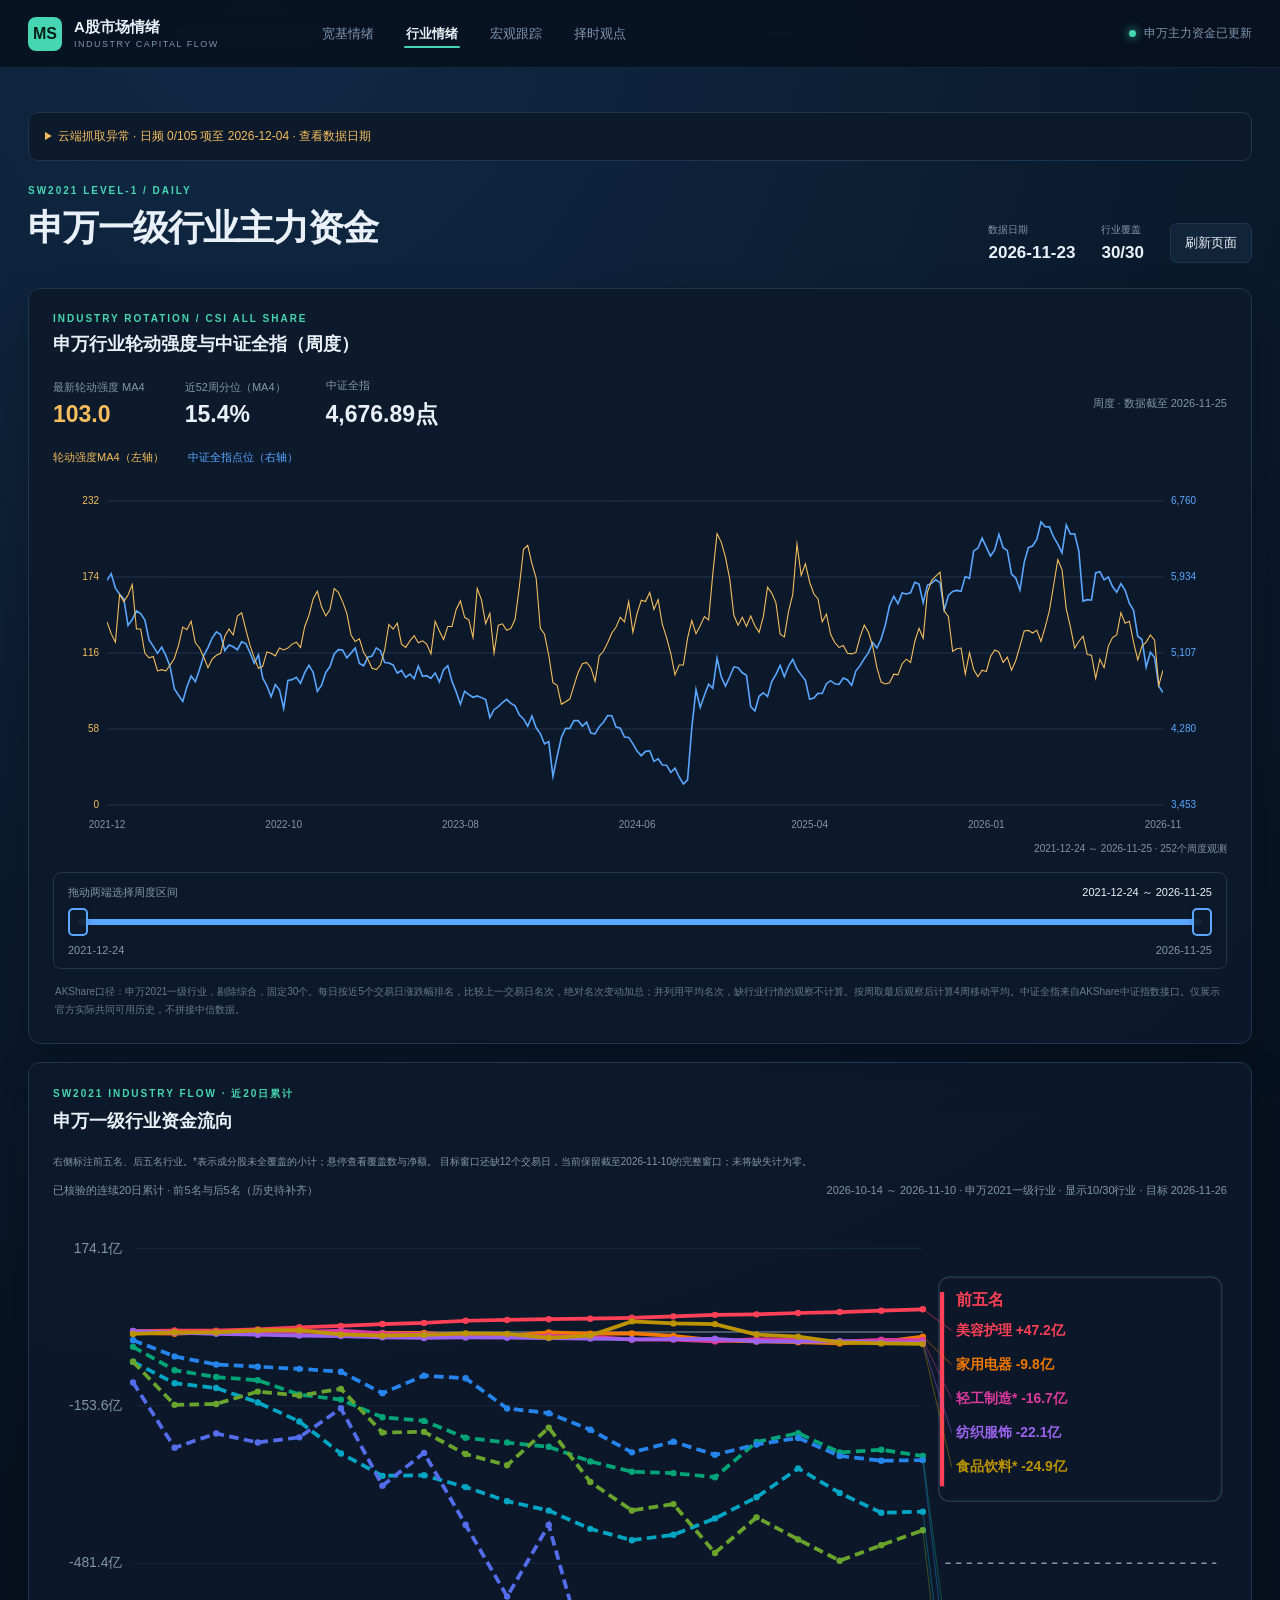
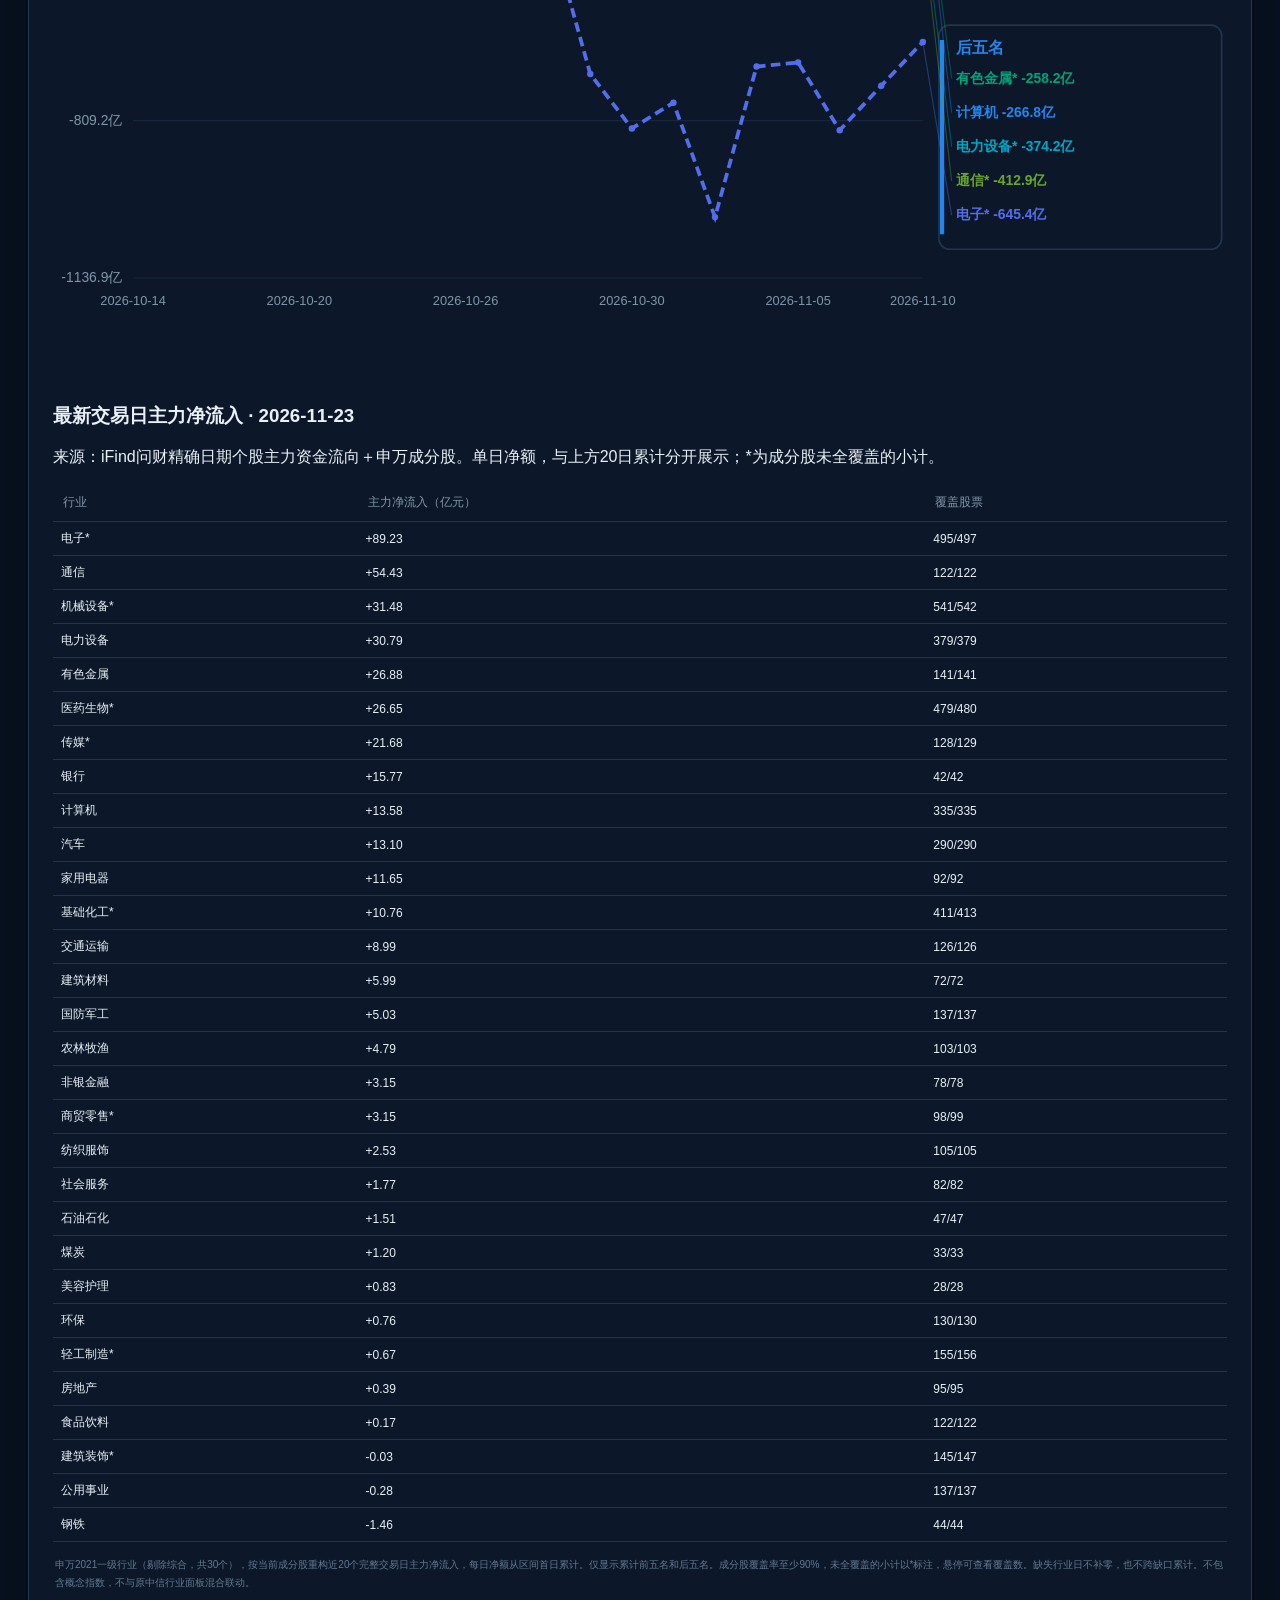
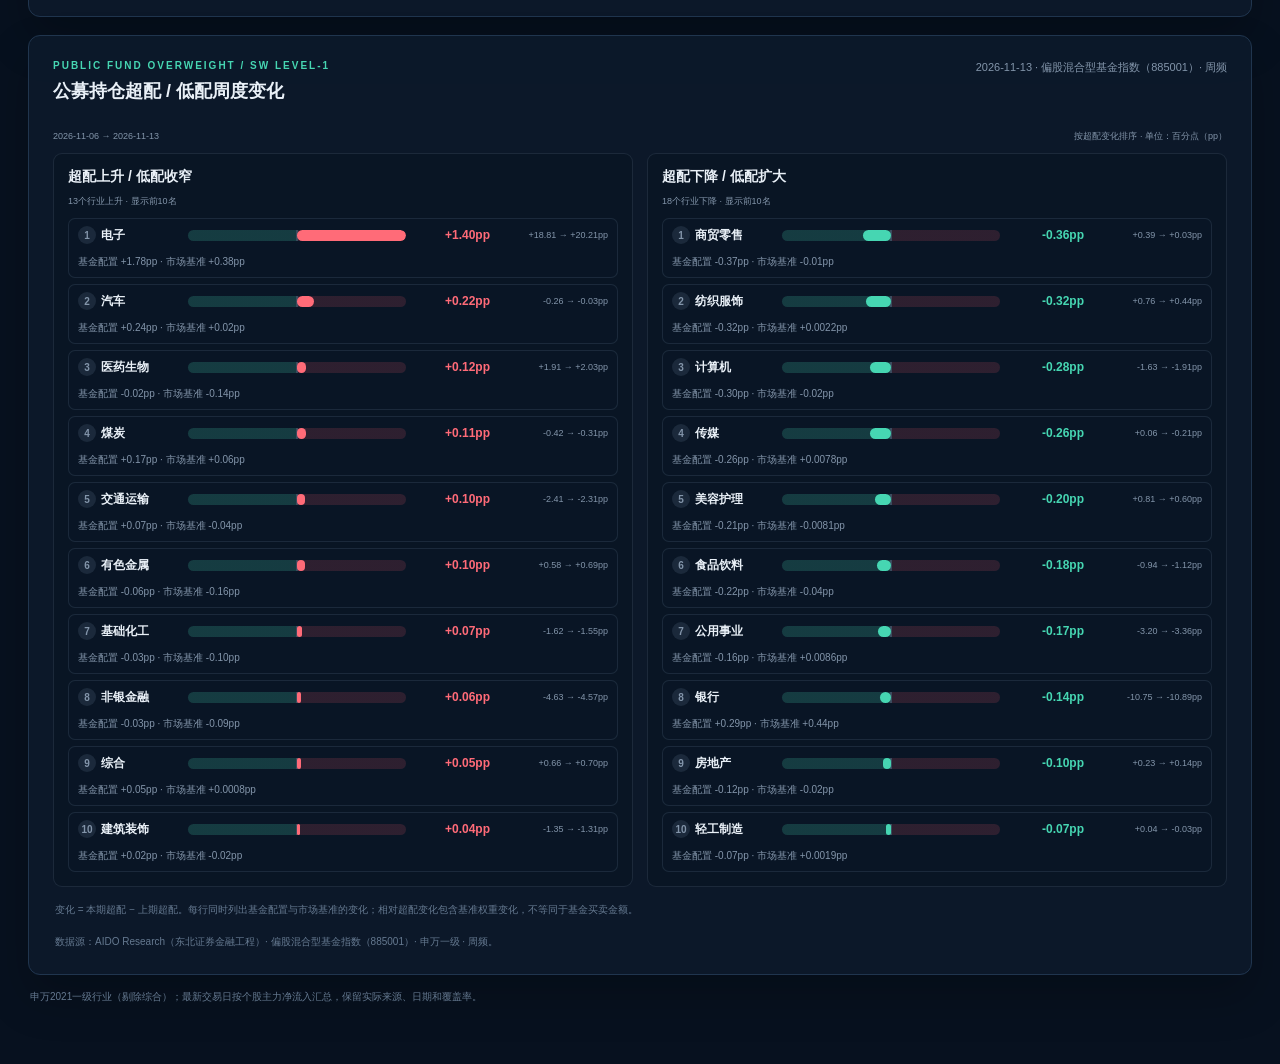
<file: industry-sentiment.html>
<!doctype html>
<html lang="zh-CN">
<head>
  <meta charset="utf-8">
  <meta name="viewport" content="width=device-width, initial-scale=1">
  <title>申万一级行业主力资金｜A股市场情绪</title>
  <link rel="stylesheet" href="/styles.css?v=20261016-position">
  <link rel="stylesheet" href="/industry-sentiment.css?v=20261019-fund-change-only">
</head>
<body>
  <header class="topbar">
    <div class="brand"><span class="brand-mark">MS</span><div><strong>A股市场情绪</strong><small>INDUSTRY CAPITAL FLOW</small></div></div>
    <nav><a href="/">宽基情绪</a><a class="active" href="/industry-sentiment.html">行业情绪</a><a href="/macro-tracking.html">宏观跟踪</a><a href="/position-advice.html">择时观点</a></nav>
    <div class="status"><span id="statusDot" class="dot loading"></span><span id="statusText">正在读取数据</span></div>
  </header>

  <main class="industry-main">
    <section class="industry-hero">
      <div>
        <p class="eyebrow">SW2021 LEVEL-1 / DAILY</p>
        <h1>申万一级行业主力资金</h1>
      </div>
      <div class="industry-meta">
        <div><span>数据日期</span><strong id="asOf">—</strong></div>
        <div><span>行业覆盖</span><strong id="coverage">—</strong></div>
        <button id="refreshButton">刷新页面</button>
      </div>
    </section>

<section class="panel rotation-history-panel" id="rotationHistoryPanel">
      <div class="panel-head">
        <div><p class="eyebrow">INDUSTRY ROTATION / CSI ALL SHARE</p><h2>申万行业轮动强度与中证全指（周度）</h2></div>

      </div>
      <div class="rotation-history-stats"><div><span>最新轮动强度 MA4</span><strong id="rotationHistoryValue">—</strong></div><div><span>近52周分位（MA4）</span><strong id="rotationHistoryPercentile">—</strong></div><div><span>中证全指</span><strong id="rotationHistoryIndex">—</strong></div><small id="rotationHistoryDate">等待数据</small></div>
      <div class="rotation-history-legend"><span>轮动强度MA4（左轴）</span><span>中证全指点位（右轴）</span></div>
      <div class="rotation-history-chart-wrap"><canvas id="rotationHistoryChart" role="img" aria-label="实际可用历史申万行业轮动强度与中证全指双轴周度图，轮动强度采用4周移动平均"></canvas><div id="rotationHistoryTooltip" class="rotation-history-tooltip" hidden></div><div id="rotationHistoryEmpty" class="empty-state">正在读取行业轮动数据</div></div>
      <div id="rotationHistoryRange" class="rotation-history-range"></div>
      <div class="rotation-time-slider" role="group" aria-label="轮动图时间区间">
        <div class="rotation-slider-caption"><span>拖动两端选择周度区间</span><output id="rotationHistorySliderDates">正在读取时间区间</output></div>
        <div class="rotation-slider-track" id="rotationHistorySliderTrack">
          <div class="rotation-slider-selection"></div>
          <input id="rotationHistoryStart" type="range" min="0" max="1" value="0" step="1" aria-label="开始日期" disabled>
          <input id="rotationHistoryEnd" type="range" min="0" max="1" value="1" step="1" aria-label="结束日期" disabled>
        </div>
        <div class="rotation-slider-bounds"><span id="rotationHistoryFirstDate">—</span><span id="rotationHistoryLastDate">—</span></div>
      </div>
      <p class="flow-trend-note">AKShare口径：申万2021一级行业，剔除综合，固定30个。每日按近5个交易日涨跌幅排名，比较上一交易日名次，绝对名次变动加总；并列用平均名次，缺行业行情的观察不计算。按周取最后观察后计算4周移动平均。中证全指来自AKShare中证指数接口。仅展示官方实际共同可用历史，不拼接中信数据。</p>
    </section>

<section id="flowTrendPanel" class="panel flow-trend-panel">
      <div class="panel-head">
        <div>
          <p class="eyebrow">SW2021 INDUSTRY FLOW · 近20日累计</p>
          <h2>申万一级行业资金流向</h2>
        </div>
        <div class="flow-metric-tabs" id="flowMetricTabs" role="tablist" aria-label="资金指标">
          <button class="ft-tab active" data-metric="netFlow" type="button">主力资金</button>
          <button class="ft-tab" data-metric="marginActivity" type="button">杠杆资金</button>
          <button class="ft-tab" data-metric="amountShare" type="button">成交额占比</button>
        </div>
      </div>

      <div class="flow-period-controls">
        <span>时间维度</span>
        <div class="flow-metric-tabs" id="flowPeriodTabs" role="tablist" aria-label="时间维度">
          <button class="ft-tab active" data-period="day" type="button" role="tab" aria-selected="true">日度</button>
          <button class="ft-tab" data-period="week" type="button" role="tab" aria-selected="false">周度</button>
          <button class="ft-tab" data-period="month" type="button" role="tab" aria-selected="false">月度</button>
        </div>
      </div>
      <div class="flow-trend-legend" id="flowBarLegend"></div>
      <div class="flow-comparison-caption" aria-live="polite"><span id="flowMetricDescription"></span><span id="flowDataDate"></span></div>

      <div class="flow-trend-body">
        <div id="flowBarWrap" class="flow-bar-wrap" role="group" aria-label="一级行业资金流向排行"></div>
        <div id="flowTrendEmpty" class="empty-state" hidden>暂无资金流向数据，请运行 rqdata_industry_refresh.py 更新数据。</div>
      </div>

      <p class="flow-trend-note">申万2021一级行业（剔除综合，共30个），按当前成分股重构近20个完整交易日主力净流入，每日净额从区间首日累计。仅显示累计前五名和后五名。成分股覆盖率至少90%，未全覆盖的小计以*标注，悬停可查看覆盖数。缺失行业日不补零，也不跨缺口累计。不包含概念指数，不与原中信行业面板混合联动。</p>
    </section>

<section id="fundOwPanel" class="panel fund-ow-panel">
      <div class="panel-head">
        <div>
          <p class="eyebrow">PUBLIC FUND OVERWEIGHT / SW LEVEL-1</p>
          <h2>公募持仓超配 / 低配周度变化</h2>
        </div>
        <span id="fundOwAsOf" class="fund-ow-asof">—</span>
      </div>

      <div id="fundChangePanel" class="fund-change-panel">
        <div class="fund-ow-table-head">
          <div><span id="fundChangeDates">正在读取最近两期数据</span></div>
          <span>按超配变化排序 · 单位：百分点（pp）</span>
        </div>
        <div class="fund-ow-lists">
          <article class="fund-ow-card">
            <div class="fund-ow-card-head"><div><h3>超配上升 / 低配收窄</h3><span id="fundChangeUpNote">变化为正的前10个行业</span></div></div>
            <div id="fundChangeUp" class="fund-ow-rows"></div>
          </article>
          <article class="fund-ow-card">
            <div class="fund-ow-card-head"><div><h3>超配下降 / 低配扩大</h3><span id="fundChangeDownNote">变化为负的前10个行业</span></div></div>
            <div id="fundChangeDown" class="fund-ow-rows"></div>
          </article>
        </div>
        <p class="fund-ow-note">变化 = 本期超配 − 上期超配。每行同时列出基金配置与市场基准的变化；相对超配变化包含基准权重变化，不等同于基金买卖金额。</p>
      </div>

      <p id="fundOwEmpty" class="fund-ow-empty" hidden>暂无可用的公募基金周度数据。</p>

      <p class="fund-ow-note">数据源：AIDO Research（东北证券金融工程）· 偏股混合型基金指数（885001）· 申万一级 · 周频。</p>
    </section>

    <p class="industry-note">申万2021一级行业（剔除综合）；最新交易日按个股主力净流入汇总，保留实际来源、日期和覆盖率。</p>
  </main>
  <script src="/industry-sentiment.js?v=20261019-fund-change-only" defer></script>
  <script src="/industry-flow-trend.js?v=sw-history20-top-bottom-2" defer></script>
  <script src="/industry-rotation-history.js?v=sw-akshare-1" defer></script>
  <script src="/data-health.js?v=20261016-1" defer></script>
</body>
</html>
</file>
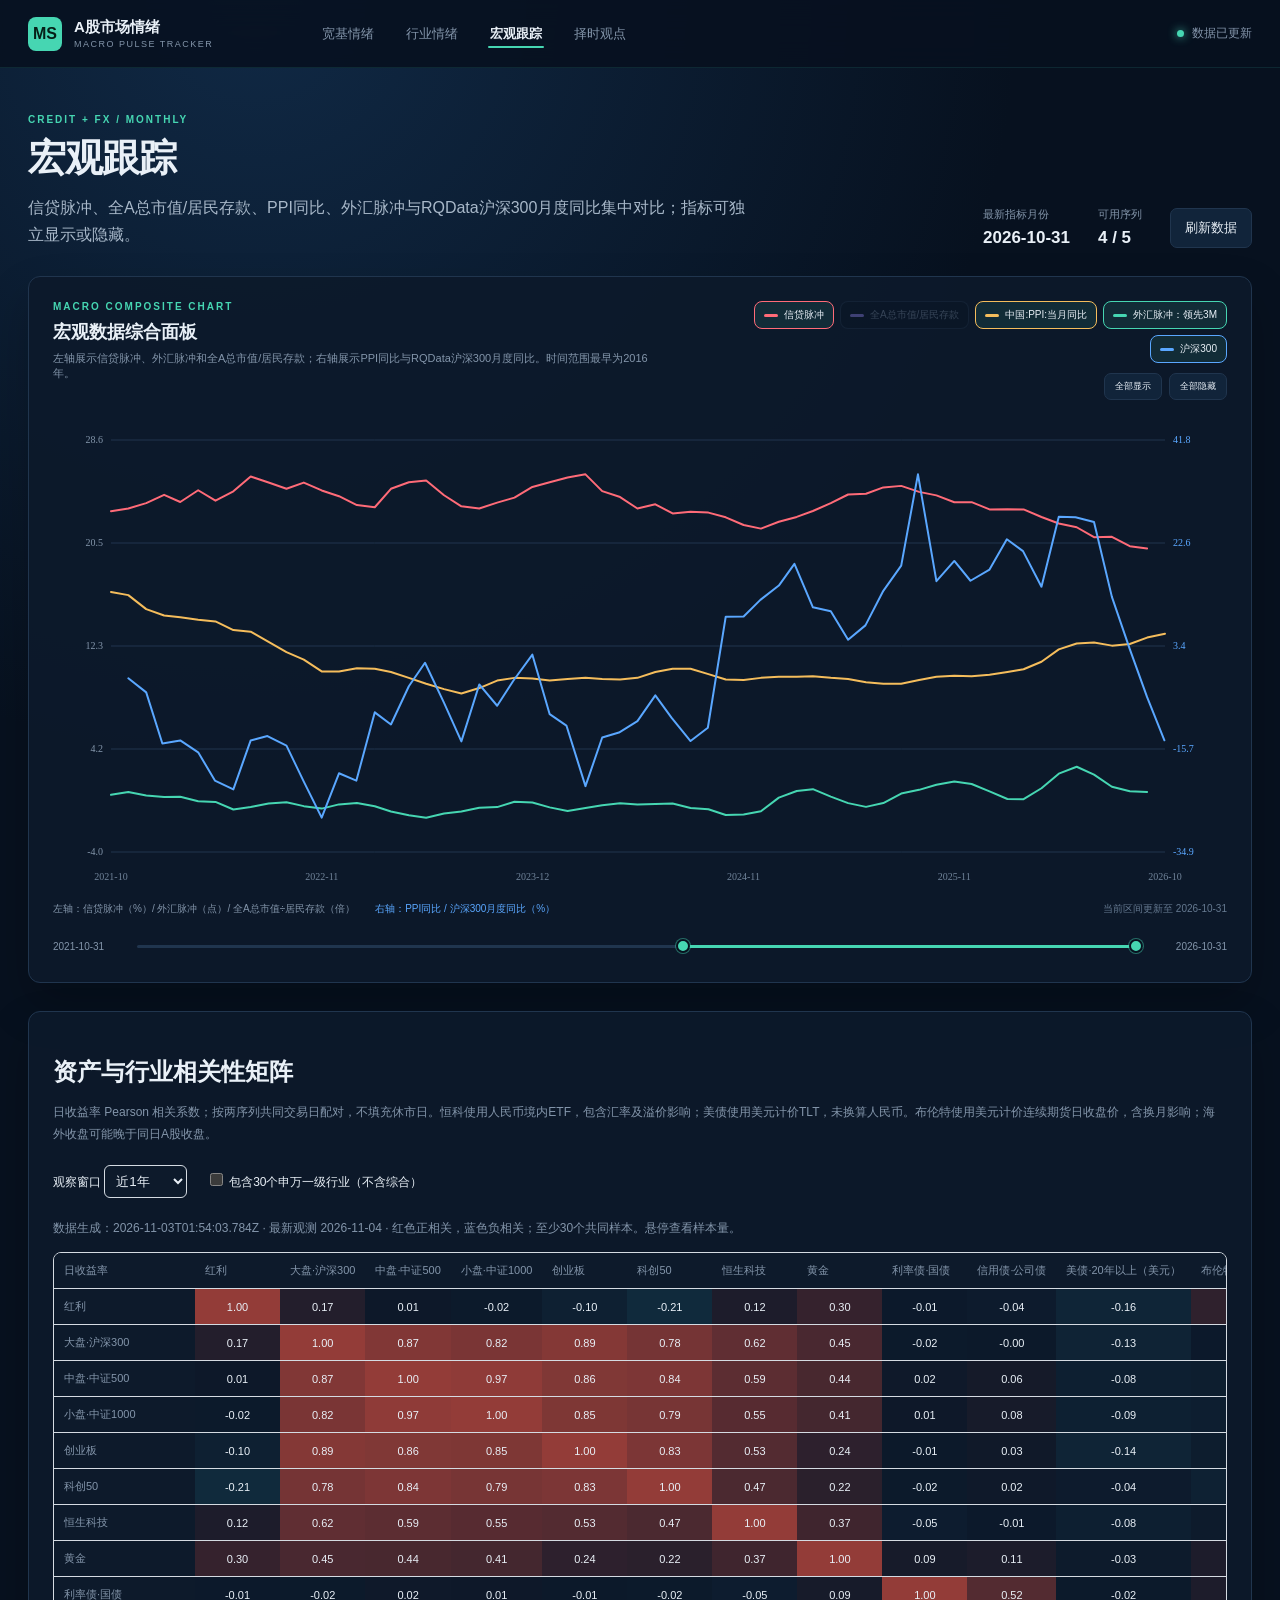
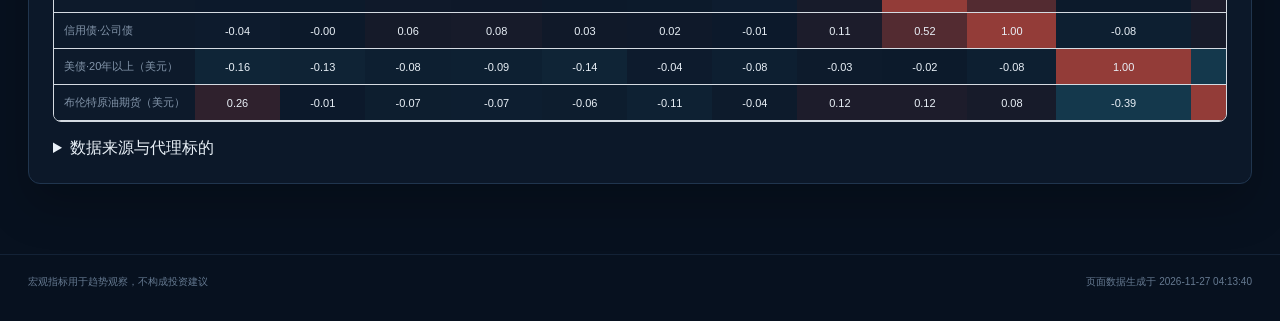
<file: macro-tracking.html>
<!doctype html>
<html lang="zh-CN">
<head>
  <meta charset="utf-8">
  <meta name="viewport" content="width=device-width, initial-scale=1">
  <title>宏观跟踪｜A股市场情绪</title>
  <link rel="stylesheet" href="/styles.css?v=20261016-position">
  <link rel="stylesheet" href="/cycle.css?v=24">
  <link rel="stylesheet" href="/macro-tracking.css?v=1">
  <link rel="stylesheet" href="/correlation.css?v=1">
</head>
<body>
  <header class="topbar">
    <div class="brand">
      <span class="brand-mark">MS</span>
      <div><strong>A股市场情绪</strong><small>MACRO PULSE TRACKER</small></div>
    </div>
    <nav><a href="/">宽基情绪</a><a href="/industry-sentiment.html">行业情绪</a><a class="active" href="/macro-tracking.html">宏观跟踪</a><a href="/position-advice.html">择时观点</a></nav>
    <div class="status"><span id="statusDot" class="dot loading"></span><span id="statusText">正在读取数据</span></div>
  </header>

  <main>
    <section class="hero macro-hero">
      <div>
        <p class="eyebrow">CREDIT + FX / MONTHLY</p>
        <h1>宏观跟踪</h1>
        <p class="summary">信贷脉冲、全A总市值/居民存款、PPI同比、外汇脉冲与RQData沪深300月度同比集中对比；指标可独立显示或隐藏。</p>
      </div>
      <div class="hero-meta">
        <div><span>最新指标月份</span><strong id="asOf">—</strong></div>
        <div><span>可用序列</span><strong id="coverage">—</strong></div>
        <button id="refreshButton" type="button">刷新数据</button>
      </div>
    </section>

    <section class="panel macro-panel">
      <div class="panel-head macro-panel-head">
        <div>
          <p class="eyebrow">MACRO COMPOSITE CHART</p>
          <h2>宏观数据综合面板</h2>
          <p class="cycle-description">左轴展示信贷脉冲、外汇脉冲和全A总市值/居民存款；右轴展示PPI同比与RQData沪深300月度同比。时间范围最早为2016年。</p>
        </div>
        <div class="macro-controls">
          <div id="macroToggles" class="benchmark-toggles" aria-label="选择显示的宏观指标"></div>
          <div class="macro-bulk-actions">
            <button id="showAll" type="button">全部显示</button>
            <button id="hideAll" type="button">全部隐藏</button>
          </div>
        </div>
      </div>

      <div class="macro-chart-wrap">
        <canvas id="macroChart"></canvas>
        <div id="macroHoverLine" class="cycle-hover-line" hidden></div>
        <div id="macroTooltip" class="cycle-tooltip" role="status" aria-live="polite" hidden></div>
        <div id="macroEmpty" class="empty-state">暂无可显示的宏观历史序列</div>
      </div>

      <div class="macro-axis-legend">
        <span>左轴：信贷脉冲（%）/ 外汇脉冲（点）/ 全A总市值÷居民存款（倍）</span>
        <span>右轴：PPI同比 / 沪深300月度同比（%）</span>
        <span id="macroLatest">—</span>
      </div>

      <div class="cycle-timeline">
        <span id="macroRangeStart">—</span>
        <div class="dual-range" aria-label="选择宏观图表时间范围">
          <div class="range-base"></div>
          <div id="macroRangeFill" class="range-fill"></div>
          <input id="macroStart" type="range" min="0" max="100" value="0" step="1" aria-label="起始月份">
          <input id="macroEnd" type="range" min="0" max="100" value="100" step="1" aria-label="结束月份">
        </div>
        <span id="macroRangeEnd">—</span>
      </div>
    </section>
  </main>

  <footer><span>宏观指标用于趋势观察，不构成投资建议</span><span id="generatedAt">—</span></footer>
  <script src="/macro-tracking.js?v=4" defer></script>
  <script src="/correlation.js?v=1" defer></script>
</body>
</html>
</file>
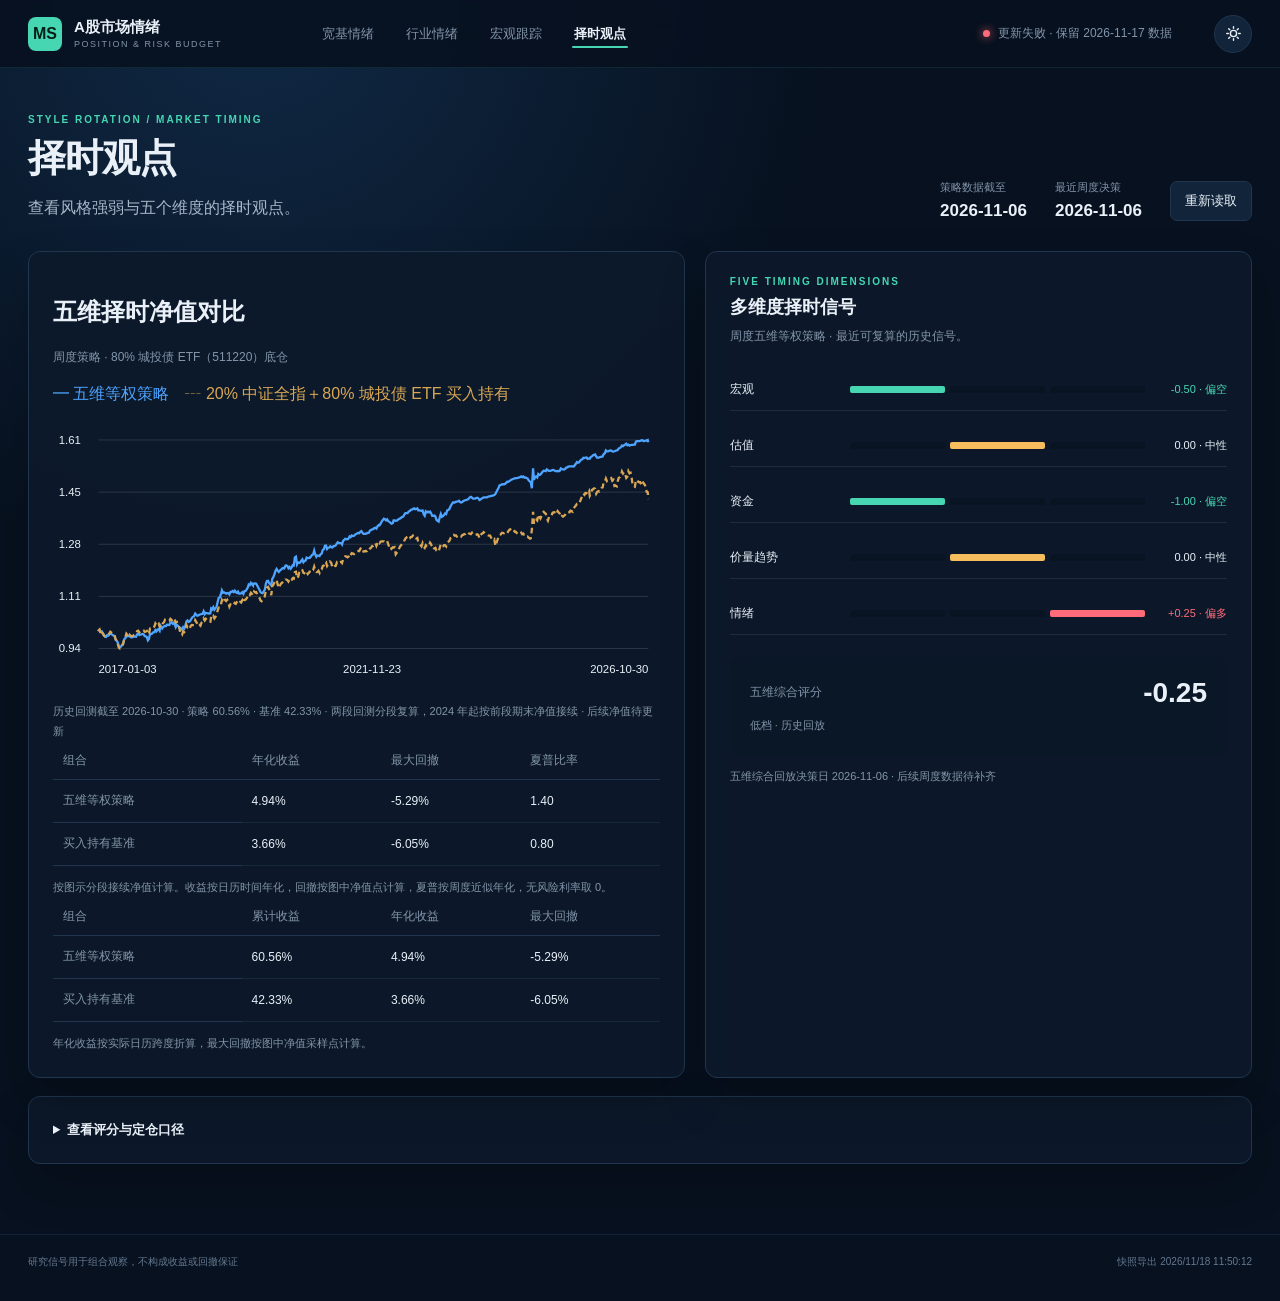
<file: position-advice.html>
<!doctype html>
<html lang="zh-CN">
<head>
  <meta charset="utf-8">
  <meta name="viewport" content="width=device-width, initial-scale=1">
  <title>择时观点｜A股市场情绪</title>
  <script src="/theme.js?v=1"></script>
  <link rel="stylesheet" href="/styles.css?v=20261016-position">
  <link rel="stylesheet" href="/position-advice.css?v=2">
  <link rel="stylesheet" href="/style-crowding-chart.css?v=1">
</head>
<body>
  <header class="topbar">
    <div class="brand"><span class="brand-mark">MS</span><div><strong>A股市场情绪</strong><small>POSITION &amp; RISK BUDGET</small></div></div>
    <nav aria-label="主导航"><a href="/">宽基情绪</a><a href="/industry-sentiment.html">行业情绪</a><a href="/macro-tracking.html">宏观跟踪</a><a class="active" aria-current="page" href="/position-advice.html">择时观点</a></nav>
    <div class="status"><span id="statusDot" class="dot loading"></span><span id="statusText">正在读取数据</span></div>
  </header>
  <main class="position-main">
    <section class="hero">
      <div><p class="eyebrow">STYLE ROTATION / MARKET TIMING</p><h1>择时观点</h1><p class="summary">查看风格强弱与五个维度的择时观点。</p></div>
      <div class="hero-meta"><div><span>策略数据截至</span><strong id="asOf">—</strong></div><div><span>最近周度决策</span><strong id="decisionDate">—</strong></div><button id="refreshButton" type="button">重新读取</button></div>
    </section>
    <div id="loadError" class="position-error" role="alert" hidden></div>
    <div id="positionContent" hidden>
      <div class="position-grid">
        <section class="panel" aria-labelledby="navTitle">
          <h2 id="navTitle">五维择时净值对比</h2>
          <p class="section-description">周度策略 · 80% 城投债 ETF（511220）底仓</p>
          <p><span style="color:#4ea4ff">━ 五维等权策略</span>　<span style="color:#d9a754">┄ 20% 中证全指＋80% 城投债 ETF 买入持有</span></p>
          <svg id="timingNav" viewBox="0 0 640 280" role="img" aria-label="五维策略与买入持有基准的历史净值" style="width:100%"></svg>
          <p id="timingNavDate" class="position-caption"></p>
          <div style="overflow-x:auto"><table aria-label="策略与基准业绩">
            <thead><tr><th scope="col">组合</th><th scope="col">年化收益</th><th scope="col">最大回撤</th><th scope="col">夏普比率</th></tr></thead>
            <tbody><tr><th scope="row">五维等权策略</th><td>4.94%</td><td>-5.29%</td><td>1.40</td></tr><tr><th scope="row">买入持有基准</th><td>3.66%</td><td>-6.05%</td><td>0.80</td></tr></tbody>
          </table></div>
          <p class="position-caption">按图示分段接续净值计算。收益按日历时间年化，回撤按图中净值点计算，夏普按周度近似年化，无风险利率取 0。</p>
          <div style="overflow-x:auto">
            <table aria-label="五维择时策略与基准业绩">
              <thead><tr><th scope="col">组合</th><th scope="col">累计收益</th><th scope="col">年化收益</th><th scope="col">最大回撤</th></tr></thead>
              <tbody><tr><th scope="row">五维等权策略</th><td>60.56%</td><td>4.94%</td><td>-5.29%</td></tr><tr><th scope="row">买入持有基准</th><td>42.33%</td><td>3.66%</td><td>-6.05%</td></tr></tbody>
            </table>
          </div>
          <p class="position-caption">年化收益按实际日历跨度折算，最大回撤按图中净值采样点计算。</p>
        </section>
        <section class="panel wheel-panel" hidden aria-labelledby="wheelTitle">
          <div class="panel-head"><div><p class="eyebrow">RELATIVE STYLE STRENGTH</p><h2 id="wheelTitle">风格轮盘</h2><p class="section-description">动量50%＋估值30%＋资金流20%，0–100分。</p></div><span class="position-tag">相对评分</span></div>
          <svg id="styleWheel" class="style-wheel" role="img" aria-label="四类风格相对强弱"></svg>
          <div class="wheel-legend"><span><i></i>相对领先的两组</span><span>分数不是上涨概率</span></div>
          <div id="styleButtons" class="style-buttons" aria-label="查看风格评分构成"></div>
          <div id="styleDetail" class="style-detail" aria-live="polite"></div>
        </section>

        <section class="panel vote-panel" aria-labelledby="voteTitle">
          <div class="panel-head"><div><p class="eyebrow">FIVE TIMING DIMENSIONS</p><h2 id="voteTitle">多维度择时信号</h2><p class="section-description">周度五维等权策略 · 最近可复算的历史信号。</p></div></div>
          <div id="moduleVotes" class="module-votes"></div>
          <div class="composite-readout"><span>五维综合评分</span><strong id="compositeMean">—</strong><small id="compositeLabel">—</small></div>
          <p id="signalScope" class="position-caption">—</p>
        </section>
      </div>

      <section class="panel" aria-labelledby="allocationTitle" hidden>
        <h2 id="allocationTitle">五维择时仓位</h2>
        <div id="allocationModels"></div>
      </section>

      <details class="panel position-method"><summary>查看评分与定仓口径</summary><ul id="methodNotes"></ul><p class="position-caption">评分和仓位来自已核验研究快照；页面重新读取保存的数据，不在浏览器中运行策略或获取实时行情。</p><p id="sourceNote" class="position-caption"></p></details>
    </div>

    <section id="factorReturnsSection" class="panel crowding-panel" aria-labelledby="factorReturnsTitle" style="display:none">
      <div class="panel-head"><div><p class="eyebrow">STYLE FACTOR EXCESS RETURNS</p><h2 id="factorReturnsTitle">风格因子超额收益</h2><p class="section-description">RQData v2 · 全市场 · 隐式因子收益，比较三个区间的累计表现。</p></div><span id="factorReturnsDate" class="crowding-date">正在读取数据</span></div>
      <p id="factorReturnsError" class="position-caption" role="status">正在读取因子收益。</p>
      <div id="factorReturnsData" hidden>
        <div id="factorReturnsLegend" class="crowding-legend" aria-label="收益区间图例"></div>
        <div class="crowding-chart-wrap"><svg id="factorReturnsChart" class="crowding-chart" role="img" aria-label="风格因子三周期超额收益分组柱状图"></svg></div>
        <p id="factorReturnsTooltip" class="crowding-tooltip" aria-live="polite"></p>
      </div>
      <p class="position-caption">近一周为最近5个交易日，上一周为此前5个，近一月为最近20个。区间值按日因子收益算术累加并以百分比展示，是模型控制其他因素后的收益，不等于指数涨跌或可投资组合收益。两图统一展示15类风格，收益图的价值采用账面市值比（B/P）；RQData与AIDO的具体因子定义不同，名称对应不代表计算口径相同。来源：RQData风险模型，非MSCI Barra官方收益。</p>
    </section>

    <section id="crowdingSection" class="panel crowding-panel" aria-labelledby="crowdingTitle" style="display:none">
      <div class="panel-head"><div><p class="eyebrow">STYLE FACTOR CROWDING</p><h2 id="crowdingTitle">风格因子拥挤度表现</h2><p class="section-description">近一周、上一周与近一月的平均拥挤度，单位为标准差。</p></div><span id="crowdingDate" class="crowding-date">正在读取数据</span></div>
      <p id="crowdingError" class="position-caption" role="status">正在读取历史拥挤度。</p>
      <div id="crowdingData" hidden>
        <div id="crowdingLegend" class="crowding-legend" aria-label="时间区间图例"></div>
        <div class="crowding-chart-wrap"><svg id="crowdingChart" class="crowding-chart" role="img" aria-label="风格因子三周期平均拥挤度分组柱状图"></svg></div>
        <p id="crowdingTooltip" class="crowding-tooltip" aria-live="polite"></p>
      </div>
      <p class="position-caption">近一周为最近5个共同观测日，上一周为此前5个，近一月为最近20个；图例列出实际日期，长假期间跨度可能增加。柱高为综合拥挤度的区间均值，不是累计值；高于零表示高于历史常态，低于零表示低于历史常态。不同颜色用于比较拥挤程度，不代表收益。来源：AIDO Research · 东北证券金融工程。</p>
    </section>
  </main>
  <footer><span>研究信号用于组合观察，不构成收益或回撤保证</span><span id="generatedAt">—</span></footer>
  <script src="/position-advice.js?v=9-aligned-weekly-date" defer></script>
  <script src="/style-crowding-chart.js?v=2" defer></script>
  <script src="/style-factor-returns.js?v=2" defer></script>
  <script>
  (() => {
    const points = [{"date":"2017-01-03","strategy":1,"benchmark":1},{"date":"2017-01-04","strategy":1.0015552150854448,"benchmark":1.0029680578587243},{"date":"2017-01-10","strategy":1.0026149630225185,"benchmark":1.0057118758004746},{"date":"2017-01-17","strategy":0.9980272864377823,"benchmark":0.9908670345452811},{"date":"2017-01-24","strategy":1.0000263406506735,"benchmark":0.9975680216743619},{"date":"2017-02-06","strategy":0.9896578774671295,"benchmark":0.9876807218787941},{"date":"2017-02-07","strategy":0.9874142501876442,"benchmark":0.9865747028403801},{"date":"2017-02-14","strategy":0.9824811780614989,"benchmark":0.9846306668403254},{"date":"2017-02-21","strategy":0.9819621342623062,"benchmark":0.9841476343228147},{"date":"2017-02-28","strategy":0.9875964300665918,"benchmark":0.9897369044386822},{"date":"2017-03-07","strategy":0.9857657912764967,"benchmark":0.9897915266327124},{"date":"2017-03-14","strategy":0.988840975532986,"benchmark":0.992954411398418},{"date":"2017-03-21","strategy":0.9947532323447003,"benchmark":0.998741459091643},{"date":"2017-03-28","strategy":0.9912800390998149,"benchmark":0.9959471548085773},{"date":"2017-04-06","strategy":0.9873281880824248,"benchmark":0.9948622129953315},{"date":"2017-04-11","strategy":0.9871410748832242,"benchmark":0.9946307238948151},{"date":"2017-04-18","strategy":0.9830524607759343,"benchmark":0.9886699937248227},{"date":"2017-04-25","strategy":0.9735708778402989,"benchmark":0.9735878496906647},{"date":"2017-05-03","strategy":0.9691009822568992,"benchmark":0.9706483611571082},{"date":"2017-05-09","strategy":0.9632044854879599,"benchmark":0.9584132982373952},{"date":"2017-05-16","strategy":0.9522179049384858,"benchmark":0.9472544679134004},{"date":"2017-05-23","strategy":0.9496130978779362,"benchmark":0.9448510108011294},{"date":"2017-06-01","strategy":0.9522178952149281,"benchmark":0.9477663929339522},{"date":"2017-06-06","strategy":0.9573068071113889,"benchmark":0.9519382255529947},{"date":"2017-06-13","strategy":0.9604147818458671,"benchmark":0.9602281532018023},{"date":"2017-06-20","strategy":0.9745480262547219,"benchmark":0.976371209784238},{"date":"2017-06-27","strategy":0.9774965917055932,"benchmark":0.9808408930735417},{"date":"2017-07-04","strategy":0.9888824479129028,"benchmark":0.992460728249504},{"date":"2017-07-11","strategy":0.9842492361164874,"benchmark":0.9880028568042302},{"date":"2017-07-18","strategy":0.9847621795513781,"benchmark":0.9819174577952323},{"date":"2017-07-25","strategy":0.9861532339439212,"benchmark":0.988938795655269},{"date":"2017-08-01","strategy":0.9811741579785384,"benchmark":0.9855313988643639},{"date":"2017-08-08","strategy":0.9804544808862838,"benchmark":0.9838325750071282},{"date":"2017-08-15","strategy":0.9821195715727027,"benchmark":0.9851245823791579},{"date":"2017-08-22","strategy":0.9837124288863635,"benchmark":0.9889432316987664},{"date":"2017-08-29","strategy":0.9832406137073335,"benchmark":0.9911594724465522},{"date":"2017-09-05","strategy":0.9825431713045598,"benchmark":0.9923588945450291},{"date":"2017-09-12","strategy":0.9903292740224786,"benchmark":1.0007844069719751},{"date":"2017-09-19","strategy":0.9917983805863787,"benchmark":1.002055937500402},{"date":"2017-09-26","strategy":0.9879939199630663,"benchmark":0.9964756325748898},{"date":"2017-10-10","strategy":0.9902312248607401,"benchmark":1.003423349750919},{"date":"2017-10-17","strategy":0.9915257051336326,"benchmark":1.0039893408018907},{"date":"2017-10-24","strategy":0.9907020130735739,"benchmark":1.0034482400377316},{"date":"2017-10-31","strategy":0.9848391426513896,"benchmark":0.998404950874312},{"date":"2017-11-07","strategy":0.9838964225914889,"benchmark":0.99876352630769},{"date":"2017-11-14","strategy":0.9817232164759593,"benchmark":1.0010602967949365},{"date":"2017-11-21","strategy":0.9712090902464557,"benchmark":0.9910711839299391},{"date":"2017-11-28","strategy":0.9754767579861696,"benchmark":0.9911211084575721},{"date":"2017-12-05","strategy":0.9926856847264156,"benchmark":1.00881408567109},{"date":"2017-12-12","strategy":0.9912910660447241,"benchmark":1.0092746849461491},{"date":"2017-12-19","strategy":0.9925723978262799,"benchmark":1.0072756314926785},{"date":"2017-12-26","strategy":0.9966436641770845,"benchmark":1.0113855941035723},{"date":"2018-01-03","strategy":0.9973413482468361,"benchmark":1.015665070420708},{"date":"2018-01-09","strategy":1.003804856879357,"benchmark":1.0251035997354625},{"date":"2018-01-16","strategy":0.9998175252823082,"benchmark":1.020007239199953},{"date":"2018-01-23","strategy":1.0055589759727714,"benchmark":1.026911362139904},{"date":"2018-01-30","strategy":1.0067834909280673,"benchmark":1.0262780534287403},{"date":"2018-02-06","strategy":1.0015029920205478,"benchmark":1.014710732478636},{"date":"2018-02-13","strategy":1.0169834824751036,"benchmark":1.0220036501393082},{"date":"2018-02-23","strategy":1.0091268818057617,"benchmark":1.019284773335018},{"date":"2018-02-27","strategy":1.0122431095056197,"benchmark":1.0262289108219433},{"date":"2018-03-06","strategy":1.0153568354765836,"benchmark":1.02886420709354},{"date":"2018-03-13","strategy":1.0173948530545347,"benchmark":1.036593274202421},{"date":"2018-03-20","strategy":1.0170803059593214,"benchmark":1.033849555996725},{"date":"2018-03-27","strategy":1.021448644840088,"benchmark":1.0327128207102854},{"date":"2018-04-03","strategy":1.0202402162148891,"benchmark":1.033020236952468},{"date":"2018-04-10","strategy":1.0201747550263707,"benchmark":1.0335343630445522},{"date":"2018-04-17","strategy":1.0278543603455812,"benchmark":1.0400333031070752},{"date":"2018-04-24","strategy":1.0292351896327705,"benchmark":1.0367692056535056},{"date":"2018-05-03","strategy":1.0240129900662738,"benchmark":1.0318748639341946},{"date":"2018-05-08","strategy":1.0271457299195696,"benchmark":1.0388827892602344},{"date":"2018-05-15","strategy":1.0231382740191557,"benchmark":1.0362056330790121},{"date":"2018-05-22","strategy":1.0131721138921157,"benchmark":1.0276104131237886},{"date":"2018-05-29","strategy":1.0205213892096316,"benchmark":1.0300759510164599},{"date":"2018-06-05","strategy":1.0174249613913553,"benchmark":1.022994244102188},{"date":"2018-06-12","strategy":1.0143255728021796,"benchmark":1.0183129152565944},{"date":"2018-06-20","strategy":1.00502304296559,"benchmark":0.9948379191596},{"date":"2018-06-26","strategy":1.0088132382342903,"benchmark":0.9959518475618684},{"date":"2018-07-03","strategy":1.0044765888002267,"benchmark":0.990232622841798},{"date":"2018-07-10","strategy":1.013348161322065,"benchmark":1.0000725266397874},{"date":"2018-07-17","strategy":1.0094509902010202,"benchmark":0.9976630610444115},{"date":"2018-07-24","strategy":1.0188982906700221,"benchmark":1.0080882047061053},{"date":"2018-07-31","strategy":1.0315011939789878,"benchmark":1.019828922927168},{"date":"2018-08-07","strategy":1.0349335814240221,"benchmark":1.0121424600634865},{"date":"2018-08-14","strategy":1.0303566879150567,"benchmark":1.0130649817130775},{"date":"2018-08-21","strategy":1.0315027441229674,"benchmark":1.0077261483370554},{"date":"2018-08-28","strategy":1.0361918545098385,"benchmark":1.0179056573288052},{"date":"2018-09-04","strategy":1.0429349076521348,"benchmark":1.0203332038915942},{"date":"2018-09-11","strategy":1.046473350514891,"benchmark":1.019773432095979},{"date":"2018-09-18","strategy":1.0486405605907367,"benchmark":1.0195971373206982},{"date":"2018-09-26","strategy":1.0569021918648815,"benchmark":1.0356214178435843},{"date":"2018-10-09","strategy":1.0498074943332607,"benchmark":1.0248137419518593},{"date":"2018-10-16","strategy":1.0509020421869366,"benchmark":1.0169116981339024},{"date":"2018-10-23","strategy":1.0529360417579456,"benchmark":1.0203589269498903},{"date":"2018-10-30","strategy":1.054437333094324,"benchmark":1.0175449729446338},{"date":"2018-11-06","strategy":1.0547049805552005,"benchmark":1.0274383546742425},{"date":"2018-11-13","strategy":1.0558903525024277,"benchmark":1.030450140792334},{"date":"2018-11-20","strategy":1.0639387365500839,"benchmark":1.040687362321851},{"date":"2018-11-27","strategy":1.0549083488226496,"benchmark":1.0344635046133022},{"date":"2018-12-04","strategy":1.0591318324524046,"benchmark":1.0400547706785228},{"date":"2018-12-11","strategy":1.0579344778268813,"benchmark":1.0374421297217733},{"date":"2018-12-18","strategy":1.0571485151856017,"benchmark":1.035235188255558},{"date":"2018-12-25","strategy":1.0570362076219415,"benchmark":1.0306414421588859},{"date":"2019-01-03","strategy":1.0578000726808072,"benchmark":1.0302923212612307},{"date":"2019-01-08","strategy":1.0732608038632274,"benchmark":1.0471126920178893},{"date":"2019-01-15","strategy":1.0701861497758975,"benchmark":1.0435299010240513},{"date":"2019-01-22","strategy":1.0770816168013313,"benchmark":1.0488132116336952},{"date":"2019-01-29","strategy":1.0692757142869116,"benchmark":1.0414143394008069},{"date":"2019-02-12","strategy":1.0782479140727648,"benchmark":1.051375754875822},{"date":"2019-02-19","strategy":1.09325780802381,"benchmark":1.066178780439345},{"date":"2019-02-26","strategy":1.1071882907581616,"benchmark":1.075645903048979},{"date":"2019-03-05","strategy":1.1080654422062248,"benchmark":1.075556474937406},{"date":"2019-03-12","strategy":1.1180015450644831,"benchmark":1.0840786144046375},{"date":"2019-03-19","strategy":1.130898031118204,"benchmark":1.0994050700092661},{"date":"2019-03-26","strategy":1.1231702413094282,"benchmark":1.0912334357073334},{"date":"2019-04-02","strategy":1.1248342511723624,"benchmark":1.0996833557084167},{"date":"2019-04-09","strategy":1.1223226494602314,"benchmark":1.1010572714374782},{"date":"2019-04-16","strategy":1.1206704289128857,"benchmark":1.097048809422466},{"date":"2019-04-23","strategy":1.1228602974225743,"benchmark":1.1007529398889608},{"date":"2019-04-30","strategy":1.122023590684526,"benchmark":1.092780554885318},{"date":"2019-05-07","strategy":1.1179578464409987,"benchmark":1.0791057651803366},{"date":"2019-05-14","strategy":1.1262060385995476,"benchmark":1.0865696532832092},{"date":"2019-05-21","strategy":1.1260897064044957,"benchmark":1.0856385889703872},{"date":"2019-05-28","strategy":1.1289972668755806,"benchmark":1.0898288978162283},{"date":"2019-06-04","strategy":1.1258814240559596,"benchmark":1.086117752908155},{"date":"2019-06-11","strategy":1.130288766959616,"benchmark":1.0910710351961028},{"date":"2019-06-18","strategy":1.1253203535721386,"benchmark":1.088276147481688},{"date":"2019-06-25","strategy":1.1226419231016413,"benchmark":1.0940156665234695},{"date":"2019-07-02","strategy":1.1271532592689515,"benchmark":1.0988544083406366},{"date":"2019-07-09","strategy":1.1207741751315445,"benchmark":1.0928404731620682},{"date":"2019-07-16","strategy":1.1206954597858572,"benchmark":1.0947345789844178},{"date":"2019-07-23","strategy":1.1219590388189093,"benchmark":1.092370341232899},{"date":"2019-07-30","strategy":1.1249447540893898,"benchmark":1.099541498859032},{"date":"2019-08-06","strategy":1.1200361197139852,"benchmark":1.0911221774370827},{"date":"2019-08-13","strategy":1.128322195432145,"benchmark":1.1002140927665693},{"date":"2019-08-20","strategy":1.1292571558501068,"benchmark":1.1012077281877806},{"date":"2019-08-27","strategy":1.1335036425985996,"benchmark":1.1054834300111551},{"date":"2019-09-03","strategy":1.1394499923329515,"benchmark":1.1103857761629239},{"date":"2019-09-10","strategy":1.150124583855113,"benchmark":1.119013930387921},{"date":"2019-09-17","strategy":1.1478411236979986,"benchmark":1.1163647491871755},{"date":"2019-09-24","strategy":1.1549254177904507,"benchmark":1.1234501627943445},{"date":"2019-10-08","strategy":1.1469817635086716,"benchmark":1.1153241732133212},{"date":"2019-10-09","strategy":1.1527311885620477,"benchmark":1.1210092638831082},{"date":"2019-10-15","strategy":1.1527290599715398,"benchmark":1.127478361984836},{"date":"2019-10-22","strategy":1.153648018649735,"benchmark":1.1242877572288605},{"date":"2019-10-29","strategy":1.1527318522549306,"benchmark":1.125563712500641},{"date":"2019-11-05","strategy":1.1460838798765258,"benchmark":1.1182499500047192},{"date":"2019-11-12","strategy":1.1393205185879949,"benchmark":1.1125814449985039},{"date":"2019-11-19","strategy":1.1329224183105742,"benchmark":1.1069815751018812},{"date":"2019-11-26","strategy":1.1254386247182124,"benchmark":1.0986969116006042},{"date":"2019-12-03","strategy":1.1225638492053664,"benchmark":1.0961682577360772},{"date":"2019-12-10","strategy":1.1220602849223142,"benchmark":1.099911813668125},{"date":"2019-12-17","strategy":1.12751034453398,"benchmark":1.1064224714886957},{"date":"2019-12-24","strategy":1.1335562424817351,"benchmark":1.1116566733919746},{"date":"2019-12-31","strategy":1.152926863568867,"benchmark":1.131816206739403},{"date":"2020-01-07","strategy":1.1611797914175632,"benchmark":1.1401013765362638},{"date":"2020-01-14","strategy":1.1617298604826198,"benchmark":1.142338472436822},{"date":"2020-01-21","strategy":1.1545655506350678,"benchmark":1.1345837707055548},{"date":"2020-02-04","strategy":1.1466817863567325,"benchmark":1.1161068838309072},{"date":"2020-02-11","strategy":1.1687559855584524,"benchmark":1.1444493307435968},{"date":"2020-02-18","strategy":1.1737075261095034,"benchmark":1.1494076221888687},{"date":"2020-02-25","strategy":1.183411843545332,"benchmark":1.157199737468741},{"date":"2020-03-03","strategy":1.1938225064337304,"benchmark":1.1632287018388685},{"date":"2020-03-10","strategy":1.1997208247214564,"benchmark":1.1643839283370805},{"date":"2020-03-17","strategy":1.1941578722274444,"benchmark":1.149147289470717},{"date":"2020-03-24","strategy":1.189862140828362,"benchmark":1.138683347992775},{"date":"2020-03-31","strategy":1.1945059310075505,"benchmark":1.1456989991781563},{"date":"2020-04-08","strategy":1.197059079050872,"benchmark":1.1530007616580848},{"date":"2020-04-14","strategy":1.2005591411497096,"benchmark":1.1549984750618665},{"date":"2020-04-21","strategy":1.2029326371311218,"benchmark":1.158480771418297},{"date":"2020-04-28","strategy":1.2014091713101882,"benchmark":1.1578340671233522},{"date":"2020-05-07","strategy":1.2102315777884423,"benchmark":1.165772934425872},{"date":"2020-05-12","strategy":1.210592845003433,"benchmark":1.1657361382090485},{"date":"2020-05-19","strategy":1.2089873937867452,"benchmark":1.1639470967040897},{"date":"2020-05-26","strategy":1.201990565693854,"benchmark":1.1592351297288574},{"date":"2020-06-02","strategy":1.205966979060937,"benchmark":1.1658266174796714},{"date":"2020-06-09","strategy":1.200131565915048,"benchmark":1.1601816138251737},{"date":"2020-06-16","strategy":1.2043933251026,"benchmark":1.1637581573132951},{"date":"2020-06-23","strategy":1.2117145706765808,"benchmark":1.169884037614347},{"date":"2020-06-30","strategy":1.2105187628790481,"benchmark":1.1684878721473464},{"date":"2020-07-07","strategy":1.2365821962449859,"benchmark":1.1898674287384392},{"date":"2020-07-14","strategy":1.2390184552897487,"benchmark":1.191004681620606},{"date":"2020-07-21","strategy":1.2143763963627774,"benchmark":1.1702237398419535},{"date":"2020-07-28","strategy":1.220675796099916,"benchmark":1.1742240797556167},{"date":"2020-08-04","strategy":1.2195930881600539,"benchmark":1.1863210848852366},{"date":"2020-08-11","strategy":1.2204305244282148,"benchmark":1.184268204423958},{"date":"2020-08-18","strategy":1.2264372759276567,"benchmark":1.1935617160425183},{"date":"2020-08-25","strategy":1.2301578024618613,"benchmark":1.1951159277804682},{"date":"2020-09-01","strategy":1.221154521638089,"benchmark":1.1868934457782665},{"date":"2020-09-08","strategy":1.225477639800885,"benchmark":1.185840563947564},{"date":"2020-09-15","strategy":1.2267379059889918,"benchmark":1.1832952848689613},{"date":"2020-09-22","strategy":1.2361037094096357,"benchmark":1.1906100589734288},{"date":"2020-09-29","strategy":1.234065168789243,"benchmark":1.1836785388342788},{"date":"2020-10-12","strategy":1.234545500654126,"benchmark":1.1908682950235523},{"date":"2020-10-13","strategy":1.2371751151804842,"benchmark":1.1958474745394074},{"date":"2020-10-20","strategy":1.2391006491324883,"benchmark":1.1941972803606924},{"date":"2020-10-27","strategy":1.24468991423896,"benchmark":1.195272427896928},{"date":"2020-11-03","strategy":1.2460272896668985,"benchmark":1.1960965938298522},{"date":"2020-11-10","strategy":1.2583970192038678,"benchmark":1.207140200515663},{"date":"2020-11-17","strategy":1.2460447886055683,"benchmark":1.195402783410589},{"date":"2020-11-24","strategy":1.2384056210364107,"benchmark":1.1895447113642748},{"date":"2020-12-01","strategy":1.2426612790379794,"benchmark":1.190028260494892},{"date":"2020-12-08","strategy":1.2426614411100088,"benchmark":1.193791826525463},{"date":"2020-12-15","strategy":1.240837905384619,"benchmark":1.1870278297932735},{"date":"2020-12-22","strategy":1.246924676565582,"benchmark":1.1972760566804543},{"date":"2020-12-29","strategy":1.249171576007244,"benchmark":1.1982882172138698},{"date":"2021-01-05","strategy":1.260397833737043,"benchmark":1.2087084035515088},{"date":"2021-01-12","strategy":1.2626471549027858,"benchmark":1.2107917659056517},{"date":"2021-01-19","strategy":1.2739010606257233,"benchmark":1.2215160663868634},{"date":"2021-01-26","strategy":1.2744420431148997,"benchmark":1.2220936914274239},{"date":"2021-02-02","strategy":1.2636618285504355,"benchmark":1.2090645887587694},{"date":"2021-02-09","strategy":1.267577477144288,"benchmark":1.2145609677602298},{"date":"2021-02-19","strategy":1.2690449327907214,"benchmark":1.2237318959076686},{"date":"2021-02-23","strategy":1.2719806427955078,"benchmark":1.2228448812758608},{"date":"2021-03-02","strategy":1.2692916893062403,"benchmark":1.2176675242558117},{"date":"2021-03-09","strategy":1.2681915264897756,"benchmark":1.2031706915710523},{"date":"2021-03-16","strategy":1.2727140755175739,"benchmark":1.2060466369381782},{"date":"2021-03-23","strategy":1.2728364160886607,"benchmark":1.2086994034781},{"date":"2021-03-30","strategy":1.2746686780421121,"benchmark":1.2092948704634618},{"date":"2021-04-07","strategy":1.2813836649943962,"benchmark":1.2200429884547688},{"date":"2021-04-13","strategy":1.2850422886193453,"benchmark":1.2164923628296003},{"date":"2021-04-20","strategy":1.2826031824697695,"benchmark":1.220568781454253},{"date":"2021-04-27","strategy":1.2824585718902997,"benchmark":1.2218429854493642},{"date":"2021-05-07","strategy":1.2824600749834814,"benchmark":1.2224401312430806},{"date":"2021-05-11","strategy":1.278784185544453,"benchmark":1.21923261238239},{"date":"2021-05-18","strategy":1.2901022356370027,"benchmark":1.2307648375416917},{"date":"2021-05-25","strategy":1.2924117096062369,"benchmark":1.2331012997848416},{"date":"2021-06-01","strategy":1.2960683646349547,"benchmark":1.2401495624489265},{"date":"2021-06-08","strategy":1.295532145379494,"benchmark":1.2394848214045238},{"date":"2021-06-16","strategy":1.2949359620301208,"benchmark":1.2367538541830883},{"date":"2021-06-22","strategy":1.2971510918461986,"benchmark":1.2390891269632511},{"date":"2021-06-29","strategy":1.3040603237334274,"benchmark":1.2484606171909294},{"date":"2021-07-06","strategy":1.3016000959145033,"benchmark":1.2437421636873691},{"date":"2021-07-13","strategy":1.3067118738961787,"benchmark":1.2500317543337376},{"date":"2021-07-20","strategy":1.3052010004999623,"benchmark":1.2487178632501734},{"date":"2021-07-27","strategy":1.3056725193922536,"benchmark":1.2468432226628807},{"date":"2021-08-03","strategy":1.3089902798734723,"benchmark":1.2501418314932822},{"date":"2021-08-10","strategy":1.3113605773853836,"benchmark":1.2554268039610643},{"date":"2021-08-17","strategy":1.312942766249534,"benchmark":1.2569056945889856},{"date":"2021-08-24","strategy":1.3150112806027392,"benchmark":1.2573864592167205},{"date":"2021-08-31","strategy":1.3141595915239983,"benchmark":1.2571513462091453},{"date":"2021-09-07","strategy":1.3184052153378876,"benchmark":1.2639481538921453},{"date":"2021-09-14","strategy":1.3210005120691606,"benchmark":1.2687059716930877},{"date":"2021-09-23","strategy":1.3137882720862986,"benchmark":1.2620776990255942},{"date":"2021-09-28","strategy":1.3122071810624056,"benchmark":1.2550643486477993},{"date":"2021-10-11","strategy":1.3123285836710488,"benchmark":1.2572864811924196},{"date":"2021-10-12","strategy":1.312693384244699,"benchmark":1.2560359667209897},{"date":"2021-10-19","strategy":1.3135447624975045,"benchmark":1.2564728482220073},{"date":"2021-10-26","strategy":1.3150038773503054,"benchmark":1.2620794775700024},{"date":"2021-11-02","strategy":1.3156117424200389,"benchmark":1.2593131369672694},{"date":"2021-11-09","strategy":1.3226957827149024,"benchmark":1.2648114055493356},{"date":"2021-11-16","strategy":1.3245200124975571,"benchmark":1.2677771855875641},{"date":"2021-11-23","strategy":1.3263941799176002,"benchmark":1.2728906550324446},{"date":"2021-11-30","strategy":1.3271242524590297,"benchmark":1.2733882227286961},{"date":"2021-12-07","strategy":1.3304088324572303,"benchmark":1.2773950445032372},{"date":"2021-12-14","strategy":1.3315030691587244,"benchmark":1.2827443440235287},{"date":"2021-12-21","strategy":1.3291923795198577,"benchmark":1.273426680803658},{"date":"2021-12-28","strategy":1.335517203421199,"benchmark":1.2815208427920566},{"date":"2022-01-05","strategy":1.3401329660799002,"benchmark":1.2878553780417155},{"date":"2022-01-11","strategy":1.3396458799993967,"benchmark":1.2827237438609627},{"date":"2022-01-18","strategy":1.3453497161526695,"benchmark":1.2873398450816993},{"date":"2022-01-25","strategy":1.3518992332604247,"benchmark":1.2880356288500276},{"date":"2022-02-08","strategy":1.360617207631196,"benchmark":1.2881618249280642},{"date":"2022-02-15","strategy":1.359047415691633,"benchmark":1.2848953654987376},{"date":"2022-02-22","strategy":1.3550547952851797,"benchmark":1.2856636369888068},{"date":"2022-03-01","strategy":1.358580629071037,"benchmark":1.2892395302273356},{"date":"2022-03-08","strategy":1.3529377411076544,"benchmark":1.2794713838178655},{"date":"2022-03-15","strategy":1.3504154247866802,"benchmark":1.26877991025506},{"date":"2022-03-22","strategy":1.348252180520308,"benchmark":1.2726390747671545},{"date":"2022-03-29","strategy":1.3444045852212732,"benchmark":1.2645192884738927},{"date":"2022-04-07","strategy":1.3463291596824518,"benchmark":1.2686358768996726},{"date":"2022-04-12","strategy":1.35522568503579,"benchmark":1.2678657261465203},{"date":"2022-04-19","strategy":1.3552252341816287,"benchmark":1.2695119736271054},{"date":"2022-04-26","strategy":1.35390418947112,"benchmark":1.2467135124857067},{"date":"2022-05-06","strategy":1.3551050041970532,"benchmark":1.2536433707667183},{"date":"2022-05-10","strategy":1.357505979588521,"benchmark":1.253876210234446},{"date":"2022-05-17","strategy":1.3593065397966375,"benchmark":1.2639748065101155},{"date":"2022-05-24","strategy":1.3608730333754846,"benchmark":1.2716382460673028},{"date":"2022-05-31","strategy":1.3635570774709835,"benchmark":1.2753861147238847},{"date":"2022-06-07","strategy":1.3662911621051672,"benchmark":1.2808020204866049},{"date":"2022-06-14","strategy":1.3676853981326786,"benchmark":1.2818126358481523},{"date":"2022-06-21","strategy":1.3734057730039173,"benchmark":1.2903568255812148},{"date":"2022-06-28","strategy":1.3780988078581324,"benchmark":1.2969080983303252},{"date":"2022-07-05","strategy":1.378234307730524,"benchmark":1.2999854235642005},{"date":"2022-07-12","strategy":1.3784757100317193,"benchmark":1.2935346068846145},{"date":"2022-07-19","strategy":1.3833034347156172,"benchmark":1.297489129873},{"date":"2022-07-26","strategy":1.3847107884739813,"benchmark":1.2977088071294864},{"date":"2022-08-02","strategy":1.3886623392212118,"benchmark":1.3014917602767273},{"date":"2022-08-09","strategy":1.3892308477474922,"benchmark":1.3022304052457043},{"date":"2022-08-16","strategy":1.3921080707184972,"benchmark":1.3072273213202348},{"date":"2022-08-23","strategy":1.393673889856045,"benchmark":1.3085265379384996},{"date":"2022-08-30","strategy":1.3910245486673443,"benchmark":1.3005323426742585},{"date":"2022-09-06","strategy":1.3921080491436066,"benchmark":1.297398611051873},{"date":"2022-09-14","strategy":1.3934329461280144,"benchmark":1.2993536364419962},{"date":"2022-09-20","strategy":1.3875299673944845,"benchmark":1.285536702962234},{"date":"2022-09-27","strategy":1.3874099687054344,"benchmark":1.2805360848622571},{"date":"2022-10-11","strategy":1.385964711946994,"benchmark":1.272048418203975},{"date":"2022-10-18","strategy":1.3870148866821643,"benchmark":1.2821535236082604},{"date":"2022-10-25","strategy":1.3751886911426814,"benchmark":1.2710709808022642},{"date":"2022-11-01","strategy":1.3699728511991367,"benchmark":1.267219337027332},{"date":"2022-11-08","strategy":1.383923185093898,"benchmark":1.2759345969386484},{"date":"2022-11-15","strategy":1.380773933466672,"benchmark":1.2727017935143818},{"date":"2022-11-22","strategy":1.3830404190417125,"benchmark":1.27517594752122},{"date":"2022-11-29","strategy":1.3809917754166217,"benchmark":1.2744718308792913},{"date":"2022-12-06","strategy":1.3834105886652772,"benchmark":1.2838834692904302},{"date":"2022-12-13","strategy":1.3782126533022465,"benchmark":1.278714883638701},{"date":"2022-12-20","strategy":1.3697408688572181,"benchmark":1.264555294171945},{"date":"2022-12-27","strategy":1.3696195395185415,"benchmark":1.2628159052541963},{"date":"2023-01-04","strategy":1.3707101693950532,"benchmark":1.2663547077351913},{"date":"2023-01-10","strategy":1.3673254806867774,"benchmark":1.2675735621509139},{"date":"2023-01-17","strategy":1.3564707215934833,"benchmark":1.258462565545612},{"date":"2023-01-31","strategy":1.351485591931435,"benchmark":1.2551088405083621},{"date":"2023-02-07","strategy":1.3645785528900884,"benchmark":1.267705524004614},{"date":"2023-02-14","strategy":1.3757569149836326,"benchmark":1.279384339299717},{"date":"2023-02-21","strategy":1.366848069291209,"benchmark":1.272553842693846},{"date":"2023-02-28","strategy":1.36919410725594,"benchmark":1.2722708273931083},{"date":"2023-03-07","strategy":1.372226214562416,"benchmark":1.2758502448026425},{"date":"2023-03-14","strategy":1.3774637297256358,"benchmark":1.2756148532219511},{"date":"2023-03-21","strategy":1.3755122189869295,"benchmark":1.2715750256919425},{"date":"2023-03-28","strategy":1.3871629410168012,"benchmark":1.2843398612270804},{"date":"2023-04-04","strategy":1.3886125282827548,"benchmark":1.2868216526573513},{"date":"2023-04-11","strategy":1.3916546681358641,"benchmark":1.2896647927237381},{"date":"2023-04-18","strategy":1.3995755667679004,"benchmark":1.297876569559059},{"date":"2023-04-25","strategy":1.4059708175681436,"benchmark":1.2999463518422867},{"date":"2023-05-05","strategy":1.4129933249088822,"benchmark":1.3088990970544594},{"date":"2023-05-09","strategy":1.4129928154826337,"benchmark":1.3094126895832212},{"date":"2023-05-16","strategy":1.4125091910802186,"benchmark":1.3060211002198818},{"date":"2023-05-23","strategy":1.414565246208714,"benchmark":1.3072876780917049},{"date":"2023-05-30","strategy":1.4155324786520251,"benchmark":1.3033437765017415},{"date":"2023-06-06","strategy":1.4157743121058246,"benchmark":1.3056990706805716},{"date":"2023-06-13","strategy":1.4178295315450244,"benchmark":1.3065225082455163},{"date":"2023-06-20","strategy":1.4141204709529116,"benchmark":1.3079996429293177},{"date":"2023-06-27","strategy":1.4122615961867235,"benchmark":1.3038695026829827},{"date":"2023-07-04","strategy":1.4135366358707617,"benchmark":1.3075875792467968},{"date":"2023-07-11","strategy":1.4173966120132124,"benchmark":1.3095213269570232},{"date":"2023-07-18","strategy":1.418361145884439,"benchmark":1.311001829575056},{"date":"2023-07-25","strategy":1.420169192906672,"benchmark":1.3115814552324203},{"date":"2023-08-01","strategy":1.4205305765837437,"benchmark":1.3168396421827122},{"date":"2023-08-08","strategy":1.422096993054039,"benchmark":1.3171262644402932},{"date":"2023-08-15","strategy":1.4246265916130878,"benchmark":1.3139809101284625},{"date":"2023-08-22","strategy":1.4288403277964536,"benchmark":1.3122662665608962},{"date":"2023-08-29","strategy":1.430524657340065,"benchmark":1.3112494921295423},{"date":"2023-09-05","strategy":1.427756951323991,"benchmark":1.3153445535352908},{"date":"2023-09-12","strategy":1.4247500442479324,"benchmark":1.3091739064853893},{"date":"2023-09-19","strategy":1.425183033993055,"benchmark":1.3082484892967183},{"date":"2023-09-26","strategy":1.4251933278820197,"benchmark":1.308080421026291},{"date":"2023-10-10","strategy":1.4275866365594603,"benchmark":1.310553441088242},{"date":"2023-10-17","strategy":1.425989932780852,"benchmark":1.3083620962773403},{"date":"2023-10-24","strategy":1.4202122028970299,"benchmark":1.2988141832879674},{"date":"2023-10-31","strategy":1.4220744656121838,"benchmark":1.3071864418209316},{"date":"2023-11-07","strategy":1.4247255991295782,"benchmark":1.3118444923698245},{"date":"2023-11-14","strategy":1.4271205859378082,"benchmark":1.3138911638932695},{"date":"2023-11-21","strategy":1.42867679892104,"benchmark":1.3175957611048437},{"date":"2023-11-28","strategy":1.4286767605882533,"benchmark":1.3134182361610742},{"date":"2023-12-05","strategy":1.4291553737277982,"benchmark":1.3125172425141363},{"date":"2023-12-12","strategy":1.4289160042656546,"benchmark":1.3107151441840617},{"date":"2023-12-19","strategy":1.4308306281386378,"benchmark":1.3075747368787627},{"date":"2023-12-25","strategy":1.4317879456116753,"benchmark":1.3066948816251636},{"date":"2024-01-02","strategy":1.4317879456116753,"benchmark":1.3066948816251636},{"date":"2024-01-08","strategy":1.4336196092417743,"benchmark":1.3000115780625614},{"date":"2024-01-15","strategy":1.4334999919040214,"benchmark":1.2957893689734952},{"date":"2024-01-22","strategy":1.4352853339135656,"benchmark":1.291195172608975},{"date":"2024-01-29","strategy":1.4363558630407396,"benchmark":1.294387537252447},{"date":"2024-02-05","strategy":1.4398056386195437,"benchmark":1.2734885714773267},{"date":"2024-02-19","strategy":1.4530269716057969,"benchmark":1.2926627484877145},{"date":"2024-02-26","strategy":1.45955960683821,"benchmark":1.3027818891649499},{"date":"2024-03-04","strategy":1.4676999647260829,"benchmark":1.309872268290407},{"date":"2024-03-11","strategy":1.468456383451323,"benchmark":1.3104521819457844},{"date":"2024-03-18","strategy":1.4703593494577634,"benchmark":1.3150204004156199},{"date":"2024-03-25","strategy":1.4710983928611607,"benchmark":1.3149755529662657},{"date":"2024-04-01","strategy":1.470745441436025,"benchmark":1.313743746309102},{"date":"2024-04-08","strategy":1.471927210494593,"benchmark":1.3156015442613633},{"date":"2024-04-15","strategy":1.4751878290412253,"benchmark":1.311893745522357},{"date":"2024-04-22","strategy":1.4791704990970753,"benchmark":1.3145978104250269},{"date":"2024-04-29","strategy":1.4786872005928955,"benchmark":1.3198280221515504},{"date":"2024-05-06","strategy":1.4807611675039705,"benchmark":1.324638360542511},{"date":"2024-05-13","strategy":1.483508866982173,"benchmark":1.3267483418056407},{"date":"2024-05-20","strategy":1.48567569568167,"benchmark":1.3296708444511038},{"date":"2024-05-27","strategy":1.4867347001369633,"benchmark":1.3237379305627628},{"date":"2024-06-03","strategy":1.488547364931328,"benchmark":1.3239275238375272},{"date":"2024-06-11","strategy":1.4897552385532213,"benchmark":1.3184256883884744},{"date":"2024-06-17","strategy":1.4907213897683564,"benchmark":1.3190050066100871},{"date":"2024-06-24","strategy":1.4903588579368596,"benchmark":1.3142684510705698},{"date":"2024-07-01","strategy":1.4914458671483486,"benchmark":1.3119465548016067},{"date":"2024-07-08","strategy":1.492653298031391,"benchmark":1.3095850962568512},{"date":"2024-07-15","strategy":1.4933774988345123,"benchmark":1.3130083462255953},{"date":"2024-07-22","strategy":1.4958899335989397,"benchmark":1.315826341858555},{"date":"2024-07-29","strategy":1.493694906367146,"benchmark":1.310896735952518},{"date":"2024-08-05","strategy":1.4959227410654763,"benchmark":1.312960642033605},{"date":"2024-08-12","strategy":1.4925259678482885,"benchmark":1.3087838709123025},{"date":"2024-08-19","strategy":1.4926174216250008,"benchmark":1.3088960743255544},{"date":"2024-08-26","strategy":1.4908146955642698,"benchmark":1.3029394782588815},{"date":"2024-09-02","strategy":1.4893717568998273,"benchmark":1.3037360581018231},{"date":"2024-09-09","strategy":1.4835038417901194,"benchmark":1.2998469554648882},{"date":"2024-09-18","strategy":1.4791294682027258,"benchmark":1.2966599349792338},{"date":"2024-09-23","strategy":1.4774043859951655,"benchmark":1.29804408064011},{"date":"2024-09-30","strategy":1.4581044759751045,"benchmark":1.3245083555582549},{"date":"2024-10-08","strategy":1.5220213792461714,"benchmark":1.3827213451559732},{"date":"2024-10-14","strategy":1.4850904024455618,"benchmark":1.3445887023922516},{"date":"2024-10-21","strategy":1.494747902839952,"benchmark":1.3533774100071467},{"date":"2024-10-28","strategy":1.4956961246403573,"benchmark":1.3572570766379084},{"date":"2024-11-04","strategy":1.4925356720136849,"benchmark":1.35441550450674},{"date":"2024-11-11","strategy":1.503643022617459,"benchmark":1.3736953769394837},{"date":"2024-11-18","strategy":1.500812356203987,"benchmark":1.3661863817032798},{"date":"2024-11-25","strategy":1.502113494195192,"benchmark":1.361060711396742},{"date":"2024-12-02","strategy":1.5062232009042402,"benchmark":1.3699362866598366},{"date":"2024-12-09","strategy":1.5109335707065477,"benchmark":1.3806914943102984},{"date":"2024-12-16","strategy":1.5140709746507457,"benchmark":1.3829815886038277},{"date":"2024-12-23","strategy":1.513346488648291,"benchmark":1.3789666391882793},{"date":"2024-12-30","strategy":1.5126223990439944,"benchmark":1.376400231432423},{"date":"2025-01-06","strategy":1.5182938335091152,"benchmark":1.3614448776919879},{"date":"2025-01-13","strategy":1.515881514757821,"benchmark":1.3543609696922683},{"date":"2025-01-20","strategy":1.5138307110846052,"benchmark":1.3661772012955442},{"date":"2025-01-27","strategy":1.513830301020318,"benchmark":1.367174586890008},{"date":"2025-02-05","strategy":1.5148860435978242,"benchmark":1.367927529812543},{"date":"2025-02-10","strategy":1.5163017647073809,"benchmark":1.3774396323103781},{"date":"2025-02-17","strategy":1.5170224712547975,"benchmark":1.3809460913060296},{"date":"2025-02-24","strategy":1.5147835016642297,"benchmark":1.3811863413648333},{"date":"2025-03-03","strategy":1.5135375495551937,"benchmark":1.3738160589707213},{"date":"2025-03-10","strategy":1.5123267439407746,"benchmark":1.3791797131118375},{"date":"2025-03-17","strategy":1.5132951657155063,"benchmark":1.3849981106668334},{"date":"2025-03-24","strategy":1.5125061813916845,"benchmark":1.380488973530124},{"date":"2025-03-31","strategy":1.5140446080796148,"benchmark":1.3770167596868972},{"date":"2025-04-07","strategy":1.5214041028477743,"benchmark":1.3658939048347434},{"date":"2025-04-14","strategy":1.518992488099642,"benchmark":1.369484798132313},{"date":"2025-04-21","strategy":1.5185097863866186,"benchmark":1.3671244862168963},{"date":"2025-04-28","strategy":1.5181479964873559,"benchmark":1.3699442042515404},{"date":"2025-05-06","strategy":1.5198359273999764,"benchmark":1.373496797413489},{"date":"2025-05-12","strategy":1.5243122448735347,"benchmark":1.3807224077125095},{"date":"2025-05-19","strategy":1.5250308527045269,"benchmark":1.3814889128970558},{"date":"2025-05-26","strategy":1.5271724621139275,"benchmark":1.3813507782849879},{"date":"2025-06-03","strategy":1.5280169117158329,"benchmark":1.3811535623397941},{"date":"2025-06-09","strategy":1.528137427243395,"benchmark":1.3865969635007087},{"date":"2025-06-16","strategy":1.5279946094556702,"benchmark":1.385327375953692},{"date":"2025-06-23","strategy":1.5277589781099048,"benchmark":1.3830562814717282},{"date":"2025-06-30","strategy":1.5272452670649452,"benchmark":1.3938060712340543},{"date":"2025-07-07","strategy":1.5317628114921416,"benchmark":1.3982899217592577},{"date":"2025-07-14","strategy":1.5363805842949914,"benchmark":1.4027559952902295},{"date":"2025-07-21","strategy":1.5420144277832564,"benchmark":1.4081374165948686},{"date":"2025-07-28","strategy":1.5398474297304368,"benchmark":1.4096242387287634},{"date":"2025-08-04","strategy":1.541078714871101,"benchmark":1.4079236218960038},{"date":"2025-08-11","strategy":1.5460192227405758,"benchmark":1.4164902945887445},{"date":"2025-08-18","strategy":1.5493662615904171,"benchmark":1.4251384022954858},{"date":"2025-08-25","strategy":1.5506565024934522,"benchmark":1.43388978190901},{"date":"2025-09-01","strategy":1.555549500472618,"benchmark":1.441199270399021},{"date":"2025-09-08","strategy":1.5547640812618786,"benchmark":1.437103471572528},{"date":"2025-09-15","strategy":1.556369299933717,"benchmark":1.4427210387992284},{"date":"2025-09-22","strategy":1.5566204358160516,"benchmark":1.442483072168391},{"date":"2025-09-29","strategy":1.5521689360219337,"benchmark":1.4391424235044037},{"date":"2025-10-09","strategy":1.5536419456565478,"benchmark":1.4486734201336813},{"date":"2025-10-13","strategy":1.5530276846109516,"benchmark":1.433724434296537},{"date":"2025-10-20","strategy":1.5583255230533226,"benchmark":1.4401717978577757},{"date":"2025-10-27","strategy":1.5600107583806546,"benchmark":1.4524941823840816},{"date":"2025-11-03","strategy":1.5635008858961552,"benchmark":1.4548480747849846},{"date":"2025-11-10","strategy":1.564920065445045,"benchmark":1.4579978999838419},{"date":"2025-11-17","strategy":1.5662337287773433,"benchmark":1.4563958530296814},{"date":"2025-11-24","strategy":1.5591950414136724,"benchmark":1.4408362883603543},{"date":"2025-12-01","strategy":1.5557431620299083,"benchmark":1.4464886642234394},{"date":"2025-12-08","strategy":1.5559868281816789,"benchmark":1.4492026917510827},{"date":"2025-12-15","strategy":1.5565975690238703,"benchmark":1.4474565411011449},{"date":"2025-12-22","strategy":1.5588213040623862,"benchmark":1.4502479191674642},{"date":"2025-12-29","strategy":1.5587498545772325,"benchmark":1.4586185225443493},{"date":"2026-01-05","strategy":1.560363703783837,"benchmark":1.4607692176279632},{"date":"2026-01-12","strategy":1.5678915787171168,"benchmark":1.478071402125154},{"date":"2026-01-19","strategy":1.5698289968678485,"benchmark":1.4788686535898565},{"date":"2026-01-26","strategy":1.579086628171853,"benchmark":1.48937106037659},{"date":"2026-02-02","strategy":1.5763930114023352,"benchmark":1.4807524785903483},{"date":"2026-02-09","strategy":1.576481551106098,"benchmark":1.4830720398201216},{"date":"2026-02-24","strategy":1.5790636301485563,"benchmark":1.4893764659763395},{"date":"2026-03-02","strategy":1.5784485727173754,"benchmark":1.4906856330028886},{"date":"2026-03-09","strategy":1.5758831192618876,"benchmark":1.4820469785060617},{"date":"2026-03-16","strategy":1.5754807370756598,"benchmark":1.484924569802562},{"date":"2026-03-23","strategy":1.5767059087846438,"benchmark":1.4651227405373244},{"date":"2026-03-30","strategy":1.578298141054563,"benchmark":1.4664904131246534},{"date":"2026-04-07","strategy":1.5794000286039522,"benchmark":1.4639086887552968},{"date":"2026-04-13","strategy":1.5806242677484885,"benchmark":1.480059391845146},{"date":"2026-04-20","strategy":1.5856031779041895,"benchmark":1.4916872898561506},{"date":"2026-04-27","strategy":1.5868340891217927,"benchmark":1.4933330818685184},{"date":"2026-05-06","strategy":1.5906165978296336,"benchmark":1.5016257392729624},{"date":"2026-05-11","strategy":1.5947088649512093,"benchmark":1.511737771610182},{"date":"2026-05-18","strategy":1.592844171981727,"benchmark":1.5052922877419743},{"date":"2026-05-25","strategy":1.5957961671315832,"benchmark":1.5103217600742627},{"date":"2026-06-01","strategy":1.5978525672091104,"benchmark":1.5034434458729544},{"date":"2026-06-08","strategy":1.6009320235562978,"benchmark":1.4911441898717293},{"date":"2026-06-15","strategy":1.5956365281973306,"benchmark":1.4948141561096595},{"date":"2026-06-22","strategy":1.5977305302739175,"benchmark":1.5122681505340854},{"date":"2026-06-29","strategy":1.59464277185614,"benchmark":1.5054021905235184},{"date":"2026-07-06","strategy":1.5964393700662187,"benchmark":1.5076160514155823},{"date":"2026-07-13","strategy":1.5967329347510566,"benchmark":1.4919950802046484},{"date":"2026-07-20","strategy":1.5968558502528831,"benchmark":1.4666334979903113},{"date":"2026-07-27","strategy":1.5977170789075836,"benchmark":1.4646251620816952},{"date":"2026-08-03","strategy":1.5977169066569314,"benchmark":1.4630059606015178},{"date":"2026-08-10","strategy":1.6073019455667676,"benchmark":1.483085363011575},{"date":"2026-08-17","strategy":1.6087335035663621,"benchmark":1.4851067394787567},{"date":"2026-08-24","strategy":1.6088568711342124,"benchmark":1.4795044937809114},{"date":"2026-08-31","strategy":1.6089805332575133,"benchmark":1.4773361126371254},{"date":"2026-09-07","strategy":1.6099699843781718,"benchmark":1.4774760851617097},{"date":"2026-09-14","strategy":1.6110827756776884,"benchmark":1.4706934128237235},{"date":"2026-09-21","strategy":1.6117007735530189,"benchmark":1.4807109794190871},{"date":"2026-09-28","strategy":1.6092915332963833,"benchmark":1.4747579805317748},{"date":"2026-10-08","strategy":1.6099942950781871,"benchmark":1.4682617047072761},{"date":"2026-10-12","strategy":1.6104874654081929,"benchmark":1.4631850277673486},{"date":"2026-10-19","strategy":1.6114739771681454,"benchmark":1.4465861654425123},{"date":"2026-10-26","strategy":1.612706853996109,"benchmark":1.4451051698470438},{"date":"2026-10-30","strategy":1.6055561452138167,"benchmark":1.4232564366507445}];
    const svg = document.getElementById('timingNav');
    const low = Math.min(...points.flatMap(p => [p.strategy,p.benchmark]));
    const high = Math.max(...points.flatMap(p => [p.strategy,p.benchmark]));
    const time = p => Date.parse(p.date);
    const x = i => 48 + (time(points[i])-time(points[0])) * 580 / (time(points.at(-1))-time(points[0]));
    const y = v => 240 - (v - low) * 220 / (high - low);
    function add(tag, attrs, label) {
      const node = document.createElementNS('http://www.w3.org/2000/svg',tag);
      for (const [k,v] of Object.entries(attrs)) node.setAttribute(k,v);
      if (label) node.textContent = label;
      svg.append(node);
    }
    for (let i=0;i<=4;i++) {
      const v = low + (high-low)*i/4;
      add('line',{x1:48,x2:628,y1:y(v),y2:y(v),stroke:'currentColor',opacity:.14});
      add('text',{x:6,y:y(v)+4,fill:'currentColor','font-size':12},v.toFixed(2));
    }
    for (const [key,color,dash] of [['strategy','#4ea4ff',''],['benchmark','#d9a754','6 4']]) {
      add('polyline',{points:points.map((p,i)=>x(i)+','+y(p[key])).join(' '),fill:'none',stroke:color,'stroke-width':2.4,'stroke-dasharray':dash});
    }
    for (const i of [0,Math.floor(points.length/2),points.length-1]) {
      add('text',{x:x(i),y:266,fill:'currentColor','font-size':12,'text-anchor':i===0?'start':i===points.length-1?'end':'middle'},points[i].date);
    }
    const last = points.at(-1);
    document.getElementById('timingNavDate').textContent = '历史回测截至 '+last.date+' · 策略 '+((last.strategy-1)*100).toFixed(2)+'% · 基准 '+((last.benchmark-1)*100).toFixed(2)+'% · 两段回测分段复算，2024 年起按前段期末净值接续 · 后续净值待更新';
  })();
  </script>
</body>
</html>
</file>
<file: styles.css>
:root{color-scheme:dark;--bg:#07111f;--panel:#0d1a2b;--panel2:#102238;--line:#20354e;--text:#e9f0f7;--muted:#8395aa;--accent:#46d6b2;--blue:#5aa7ff;--red:#ff6b78;--amber:#f5bd5c;--shadow:0 22px 45px rgba(0,0,0,.22);--body-bg:radial-gradient(circle at 20% 0,#102945 0,transparent 35%),#07111f;--topbar-bg:rgba(7,17,31,.88);--topbar-line:rgba(70,214,178,.12);--brand-ink:#062018;--btn-bg:#11243a;--card-grad-a:rgba(16,34,56,.96);--card-grad-b:rgba(9,22,37,.96);--tile-bg:rgba(6,16,28,.28);--seg-bg:rgba(6,16,28,.45);--seg-line:rgba(47,70,94,.65);--row-bg:rgba(10,23,39,.55);--row-bg-strong:rgba(16,34,56,.7);--panel-bg:rgba(13,26,43,.92);--panel-solid:rgba(17,27,38,.88);--tooltip-bg:rgba(13,26,43,.97);--tooltip-line:rgba(100,130,160,.72);--skeleton-a:#0d1a2b;--skeleton-b:#142842;--line-soft:rgba(126,150,172,.16);--line-soft-strong:rgba(126,150,172,.42);--td-line:rgba(32,53,78,.55);--note-line:rgba(40,62,85,.55);--footer-line:rgba(32,53,78,.5);--hover-line:rgba(190,210,232,.5);--hover-border:rgba(255,255,255,.42);--soft:#a8b8c9;--soft2:#71849a;--foot:#657990;--accent-text:#bff9eb;--red-text:#ff9aa5;--blue-text:#83baff;--pink-text:#f28bb4;--accent-soft-bg:rgba(70,214,178,.1);--accent-soft-line:rgba(70,214,178,.2);--accent-line:rgba(70,214,178,.45);--accent-strong:rgba(70,214,178,.72);--red-soft-bg:rgba(255,91,109,.15);--red-soft-line:rgba(255,91,109,.32);--amber-soft-bg:rgba(245,189,92,.09);--amber-soft-line:rgba(245,189,92,.25);--blue-soft-bg:rgba(90,167,255,.08);--blue-soft-line:rgba(90,167,255,.3);--pink-soft-bg:rgba(242,139,180,.08);--pink-soft-line:rgba(242,139,180,.3);--chart-grid:#20354e;--chart-grid-strong:rgba(42,65,91,.62);--chart-axis:#8ea3b7;--chart-axis-dim:#71849a;--chart-text:#e9f0f7;--chart-zero:rgba(233,240,247,.38);--chart-point:#253fd4;--chart-purple:#9d8cff;--chart-cyan:#6fd3ff}
.metric-groups[hidden]{display:none!important}
*{box-sizing:border-box}html{scroll-behavior:smooth}body{margin:0;background:var(--body-bg);color:var(--text);font-family:"Segoe UI","Microsoft YaHei",sans-serif;font-variant-numeric:tabular-nums}.topbar{height:68px;position:sticky;top:0;z-index:10;display:flex;align-items:center;gap:42px;padding:0 max(28px,calc((100vw - 1400px)/2));background:var(--topbar-bg);backdrop-filter:blur(14px);border-bottom:1px solid var(--topbar-line)}.brand{display:flex;align-items:center;gap:12px;min-width:250px}.brand-mark{width:34px;height:34px;display:grid;place-items:center;background:var(--accent);color:var(--brand-ink);font-weight:900;border-radius:8px}.brand strong,.brand small{display:block}.brand strong{font-size:15px}.brand small{font-size:9px;letter-spacing:1.5px;color:var(--muted);margin-top:2px}nav{display:flex;gap:28px;flex:1}nav a{color:var(--muted);text-decoration:none;font-size:13px}nav a:hover{color:var(--text)}.status{display:flex;align-items:center;gap:8px;color:var(--muted);font-size:12px}.dot{width:7px;height:7px;border-radius:50%;background:var(--accent);box-shadow:0 0 10px var(--accent)}.dot.loading{background:var(--amber);box-shadow:0 0 10px var(--amber)}.dot.error{background:var(--red);box-shadow:0 0 10px var(--red)}main{max-width:1400px;margin:auto;padding:46px 28px 70px}.hero{display:flex;justify-content:space-between;gap:36px;align-items:flex-end;margin-bottom:30px}.eyebrow{color:var(--accent);font-size:10px;font-weight:700;letter-spacing:2px;margin:0 0 8px}.hero h1{font-size:38px;margin:0 0 10px;letter-spacing:-1px}.summary{margin:0;color:var(--soft);max-width:720px;line-height:1.7}.hero-meta{display:flex;align-items:flex-end;gap:28px}.hero-meta div span,.hero-meta div strong{display:block}.hero-meta div span{color:var(--muted);font-size:11px;margin-bottom:6px}.hero-meta div strong{font-size:17px}button,select{background:var(--btn-bg);color:var(--text);border:1px solid var(--line);border-radius:7px;padding:10px 14px}button{cursor:pointer}button:hover{border-color:var(--accent)}.metric-grid{display:grid;grid-template-columns:repeat(12,1fr);gap:16px}.metric-card{grid-column:span 4;min-height:230px;padding:22px;background:linear-gradient(145deg,var(--card-grad-a),var(--card-grad-b));border:1px solid var(--line);border-radius:12px;box-shadow:var(--shadow);position:relative;overflow:hidden}.metric-card:nth-child(4){grid-column:span 6}.metric-card:nth-child(6){grid-column:span 6}.metric-card::before{content:"";position:absolute;inset:0 0 auto;height:2px;background:linear-gradient(90deg,var(--accent),transparent);opacity:.65}.card-top{display:flex;justify-content:space-between;gap:14px}.card-index{font-size:10px;letter-spacing:1px;color:var(--muted)}.badge{font-size:10px;padding:4px 7px;border-radius:20px;background:var(--accent-soft-bg);color:var(--accent)}.badge.missing{background:var(--amber-soft-bg);color:var(--amber)}.metric-card h3{font-size:15px;font-weight:600;margin:22px 0 6px}.value-row{display:flex;align-items:baseline;gap:7px;margin:20px 0}.value{font-size:36px;font-weight:700;letter-spacing:-1.5px}.unit{color:var(--muted);font-size:12px}.percentile{font-size:11px;color:var(--muted);margin:-12px 0 18px}.submetrics{display:grid;grid-template-columns:repeat(auto-fit,minmax(120px,1fr));gap:10px;margin:18px 0}.submetric{padding:12px;background:var(--seg-bg);border:1px solid var(--seg-line);border-radius:8px}.submetric span,.submetric strong{display:block}.submetric span{font-size:10px;color:var(--muted);margin-bottom:7px}.submetric strong{font-size:18px}.submetric em{font-size:10px;color:var(--muted);font-style:normal;margin-left:3px}.card-note{position:absolute;left:22px;right:22px;bottom:18px;color:var(--soft2);font-size:10px;line-height:1.5;border-top:1px solid var(--note-line);padding-top:10px}.skeleton{min-height:230px;background:linear-gradient(90deg,var(--skeleton-a) 25%,var(--skeleton-b) 50%,var(--skeleton-a) 75%);background-size:200% 100%;animation:shimmer 1.4s infinite}@keyframes shimmer{to{background-position:-200% 0}}.panel{margin-top:18px;background:var(--panel-bg);border:1px solid var(--line);border-radius:12px;padding:24px;box-shadow:var(--shadow)}.trend-panel{margin-top:28px}.panel-head{display:flex;align-items:center;justify-content:space-between;margin-bottom:22px}.panel-head h2{font-size:18px;margin:0}.chart-wrap{height:300px;position:relative}.chart-wrap canvas{width:100%;height:100%}.empty-state{position:absolute;inset:0;display:none;place-items:center;color:var(--muted);font-size:13px}.chart-legend{display:flex;justify-content:space-between;color:var(--muted);font-size:11px;margin-top:10px}.table-wrap{overflow:auto}table{width:100%;border-collapse:collapse;font-size:12px}th{text-align:left;color:var(--muted);font-weight:500;padding:10px;border-bottom:1px solid var(--line)}td{padding:14px 10px;border-bottom:1px solid var(--td-line)}.source-status{display:inline-flex;align-items:center;gap:6px}.source-status i{width:6px;height:6px;border-radius:50%;background:var(--accent)}.source-status.off i{background:var(--amber)}.notes{color:var(--amber);font-size:11px;line-height:1.65;margin-top:16px}.notes:empty{display:none}footer{max-width:1400px;margin:auto;padding:20px 28px 32px;border-top:1px solid var(--footer-line);display:flex;justify-content:space-between;color:var(--foot);font-size:10px}@media(max-width:1000px){.topbar nav{display:none}.topbar{justify-content:space-between}.metric-card,.metric-card:nth-child(4),.metric-card:nth-child(6){grid-column:span 6}.hero{align-items:flex-start;flex-direction:column}.hero-meta{width:100%;justify-content:space-between}}@media(max-width:640px){main{padding:30px 16px 50px}.topbar{padding:0 16px}.brand{min-width:auto}.status span:last-child{display:none}.metric-card,.metric-card:nth-child(4),.metric-card:nth-child(6){grid-column:span 12}.hero h1{font-size:30px}.hero-meta{gap:12px;flex-wrap:wrap}.panel{padding:18px}.chart-wrap{height:240px}}

.section-description{color:var(--muted);font-size:12px;line-height:1.65;margin:8px 0 0}.indicator-section{margin-top:28px}.indicator-section>.panel-head{padding:0 2px;margin-bottom:16px}.indicator-chart-grid{display:grid;grid-template-columns:repeat(2,minmax(0,1fr));gap:16px}.indicator-chart-card{min-width:0;background:linear-gradient(145deg,var(--card-grad-a),var(--card-grad-b));border:1px solid var(--line);border-radius:12px;padding:20px;box-shadow:var(--shadow)}.indicator-chart-head{display:flex;align-items:flex-start;justify-content:space-between;gap:18px;margin-bottom:8px}.indicator-chart-head h3{font-size:15px;margin:0 0 6px}.indicator-chart-head p{color:var(--muted);font-size:10px;line-height:1.55;margin:0}.chart-current{text-align:right;white-space:nowrap}.chart-current strong{display:block;font-size:21px}.chart-current span{display:block;color:var(--muted);font-size:9px;margin-top:3px}.chart-current.multi-current{display:grid;gap:8px}.chart-current.multi-current strong{font-size:18px}.chart-current.multi-current span{margin-top:1px}.mini-chart-wrap{height:230px;position:relative;margin-top:6px}.mini-chart-wrap canvas{width:100%;height:100%}.mini-chart-empty{position:absolute;inset:0;display:none;place-items:center;text-align:center;color:var(--muted);font-size:12px;line-height:1.7;padding:30px}.mini-chart-legend{display:flex;align-items:center;gap:14px;flex-wrap:wrap;min-height:22px;margin-top:8px;color:var(--muted);font-size:10px}.mini-chart-legend span{display:inline-flex;align-items:center;gap:6px}.mini-chart-legend i{width:16px;height:2px;border-radius:2px;background:var(--legend-color)}.chart-note{margin-left:auto;color:var(--foot)}@media(max-width:1000px){.indicator-chart-grid{grid-template-columns:1fr}}@media(max-width:640px){.indicator-chart-card{padding:16px}.mini-chart-wrap{height:210px}.indicator-chart-head{gap:10px}.chart-current strong{font-size:18px}.chart-current.multi-current strong{font-size:16px}}
.derivatives-chart-grid{display:grid;grid-template-columns:repeat(2,minmax(0,1fr));gap:16px}.derivatives-chart-card{min-width:0;padding:20px;background:linear-gradient(145deg,var(--card-grad-a),var(--card-grad-b));border:1px solid var(--line);border-radius:12px;box-shadow:var(--shadow)}.derivatives-chart-head{display:flex;align-items:flex-start;justify-content:space-between;gap:16px}.derivatives-chart-head h3{font-size:15px;margin:0 0 6px}.derivatives-chart-head p{margin:0;color:var(--muted);font-size:10px}.derivatives-asof{color:var(--muted);font-size:9px;white-space:nowrap}.derivatives-chart-wrap{height:285px;position:relative;margin-top:10px}.derivatives-chart-wrap canvas{width:100%;height:100%}.derivatives-legend{display:flex;align-items:center;gap:12px;flex-wrap:wrap;min-height:34px;margin-top:8px;color:var(--muted);font-size:9px}.derivatives-legend span{display:inline-flex;align-items:center;gap:6px}.derivatives-legend i{display:inline-block;width:16px;height:2px;background:var(--legend-color);border-radius:2px}.derivatives-legend i.dashed{height:0;background:transparent;border-top:2px dashed var(--legend-color)}@media(max-width:1000px){.derivatives-chart-grid{grid-template-columns:1fr}}@media(max-width:640px){.derivatives-chart-card{padding:16px}.derivatives-chart-wrap{height:240px}}
.combined-sentiment-section .derivatives-chart-grid{margin-top:16px}
.fund-scale-card{width:100%}.fund-scale-chart-wrap{height:330px;position:relative;margin-top:10px}.fund-scale-chart-wrap canvas{width:100%;height:100%}.fund-scale-bar-legend{width:12px!important;height:8px!important;border-radius:2px!important;background:var(--accent-strong)!important}.fund-scale-tooltip{position:absolute;z-index:3;min-width:190px;padding:10px 12px;border:1px solid var(--blue-soft-line);border-radius:8px;background:var(--tooltip-bg);box-shadow:0 12px 28px rgba(0,0,0,.32);pointer-events:none;font-size:10px;color:var(--muted)}.fund-scale-tooltip strong,.fund-scale-tooltip span{display:block}.fund-scale-tooltip strong{color:var(--text);font-size:11px;margin-bottom:7px}.fund-scale-tooltip span{display:flex;justify-content:space-between;gap:18px;margin-top:4px}.fund-scale-tooltip em{color:var(--text);font-style:normal}@media(max-width:640px){.fund-scale-chart-wrap{height:250px}}
.mini-chart-legend i.dashed{height:0;background:transparent;border-top:2px dashed var(--legend-color)}
.freshness-notice{display:flex;flex-wrap:wrap;align-items:center;gap:8px 16px;margin:-10px 0 24px;padding:12px 16px;border:1px solid var(--line);border-radius:9px;background:var(--panel-bg);color:var(--muted);font-size:11px;line-height:1.6}.freshness-notice[hidden]{display:none}.freshness-notice strong{color:var(--text);font-size:12px}.freshness-delayed{width:100%;color:var(--amber)}

.metric-grid .metric-card:nth-child(n){grid-column:span 4}@media(max-width:1000px){.metric-grid .metric-card:nth-child(n){grid-column:span 6}}@media(max-width:640px){.metric-grid .metric-card:nth-child(n){grid-column:span 12}}

.chart-detail-link{display:inline-block;margin-top:8px;color:var(--accent);font-size:10px;text-decoration:none}.chart-detail-link:hover{color:var(--text)}
nav a.active{color:var(--text);font-weight:650}
.metric-groups{display:grid;gap:22px}.metric-group{padding:22px;background:var(--row-bg);border:1px solid var(--line-soft-strong);border-radius:14px}.metric-category-head{display:flex;align-items:baseline;gap:13px;margin:0 2px 17px}.metric-category-head .eyebrow{margin:0}.metric-category-head h2{font-size:19px;margin:0}.metric-category-head span{color:var(--muted);font-size:10px}.metric-group .metric-card{min-height:245px}.metric-group .metric-card::before{opacity:.8}@media(max-width:640px){.metric-group{padding:16px}.metric-category-head{align-items:flex-start;flex-direction:column;gap:5px}}
.indicator-chart-card.is-clickable{cursor:pointer;transition:border-color .2s ease,transform .2s ease,box-shadow .2s ease}.indicator-chart-card.is-clickable:hover{border-color:var(--accent-line);transform:translateY(-2px);box-shadow:0 14px 34px rgba(0,0,0,.2)}.indicator-chart-card.is-clickable:focus-visible{outline:2px solid var(--accent);outline-offset:3px}

.strategy-framework{margin:30px 0}.strategy-overview{display:grid;grid-template-columns:repeat(6,minmax(0,1fr));gap:12px;margin-bottom:16px}.strategy-card{min-height:150px;padding:18px;background:linear-gradient(145deg,var(--card-grad-a),var(--card-grad-b));border:1px solid var(--line);border-radius:12px;box-shadow:var(--shadow);position:relative}.strategy-card h3{font-size:14px;margin:0 0 9px}.strategy-card p{color:var(--muted);font-size:11px;line-height:1.6;margin:0}.strategy-count{display:inline-grid;place-items:center;min-width:30px;height:24px;padding:0 8px;margin-bottom:16px;border-radius:14px;background:var(--accent-soft-bg);border:1px solid var(--accent-soft-line);color:var(--accent);font-size:12px;font-weight:750}.strategy-scenario-grid{display:grid;grid-template-columns:repeat(2,minmax(0,1fr));gap:16px}.scenario-card{min-width:0;padding:20px;background:var(--panel-bg);border:1px solid var(--line);border-radius:12px;box-shadow:var(--shadow)}.scenario-card:nth-child(3){grid-column:span 2}.scenario-head{display:flex;justify-content:space-between;gap:18px;margin-bottom:13px}.scenario-head h3{font-size:16px;margin:0 0 7px}.scenario-head p{color:var(--muted);font-size:11px;line-height:1.6;margin:0}.scenario-head>span{white-space:nowrap;color:var(--accent);font-size:11px;background:var(--accent-soft-bg);border:1px solid var(--accent-soft-line);border-radius:20px;padding:5px 8px;height:max-content}.strategy-weights{display:flex;flex-wrap:wrap;gap:8px;margin:0 0 14px}.strategy-weight{font-size:10px;padding:5px 8px;border:1px solid var(--blue-soft-line);border-radius:18px;background:var(--blue-soft-bg);color:var(--blue-text)}.strategy-weight.risk{border-color:var(--red-soft-line);background:var(--red-soft-bg);color:var(--red-text)}.strategy-factor-group{padding:12px 0;border-top:1px solid var(--line-soft)}.strategy-factor-group strong{display:block;margin-bottom:8px;font-size:11px;color:var(--soft)}.strategy-factor-group div{display:flex;flex-wrap:wrap;gap:7px}.strategy-factor-group span{display:inline-flex;align-items:center;gap:5px;max-width:100%;padding:5px 8px;border-radius:7px;background:var(--seg-bg);border:1px solid var(--seg-line);font-size:10px;color:var(--text)}.strategy-factor-group em{font-style:normal;color:var(--muted);font-size:9px}.strategy-rules{display:grid;grid-template-columns:repeat(2,minmax(0,1fr));gap:12px;margin-top:16px;padding:16px;background:var(--row-bg);border:1px solid var(--line-soft-strong);border-radius:12px}.strategy-rules strong,.strategy-rules span{display:block}.strategy-rules strong{font-size:11px;margin-bottom:5px;color:var(--accent)}.strategy-rules span{font-size:11px;color:var(--muted);line-height:1.6}.strategy-rule-list{grid-column:span 2;display:flex;flex-wrap:wrap;gap:8px}.strategy-rule-list span{padding:6px 9px;border:1px solid var(--line-soft-strong);border-radius:20px;background:var(--tile-bg);color:var(--soft)}@media(max-width:1100px){.strategy-overview{grid-template-columns:repeat(3,minmax(0,1fr))}.strategy-scenario-grid{grid-template-columns:1fr}.scenario-card:nth-child(3){grid-column:auto}}@media(max-width:640px){.strategy-overview{grid-template-columns:1fr}.strategy-card,.scenario-card{padding:16px}.scenario-head{flex-direction:column;gap:8px}.strategy-rules{grid-template-columns:1fr}.strategy-rule-list{grid-column:auto}}

/* ===== 浅色主题 ===== */
html[data-theme="light"]{color-scheme:light;--bg:#eef3f8;--panel:#ffffff;--panel2:#f6f9fc;--line:#d8e2ec;--text:#1c2b3a;--muted:#5c6e82;--accent:#0e9e7c;--blue:#2b7fe0;--red:#d94152;--amber:#c8860f;--shadow:0 22px 45px rgba(23,43,77,.12);--body-bg:radial-gradient(circle at 20% 0,#d9e7f5 0,transparent 35%),#eef3f8;--topbar-bg:rgba(255,255,255,.86);--topbar-line:rgba(14,158,124,.22);--btn-bg:#ffffff;--card-grad-a:rgba(255,255,255,.98);--card-grad-b:rgba(243,248,253,.98);--tile-bg:rgba(235,242,249,.9);--seg-bg:rgba(238,244,250,.92);--seg-line:rgba(160,178,196,.45);--row-bg:rgba(243,248,252,.85);--row-bg-strong:rgba(236,243,250,.92);--panel-bg:rgba(255,255,255,.92);--panel-solid:rgba(255,255,255,.96);--tooltip-bg:rgba(255,255,255,.98);--tooltip-line:rgba(110,130,155,.4);--skeleton-a:#e7edf4;--skeleton-b:#f5f9fc;--line-soft:rgba(120,140,165,.22);--line-soft-strong:rgba(120,140,165,.42);--td-line:rgba(120,140,165,.2);--note-line:rgba(120,140,165,.3);--footer-line:rgba(120,140,165,.3);--hover-line:rgba(40,60,90,.45);--hover-border:rgba(30,45,70,.45);--soft:#42546a;--soft2:#647687;--foot:#7c8ea0;--accent-text:#0b8a6d;--red-text:#c53546;--blue-text:#2563c9;--pink-text:#d0548f;--accent-soft-bg:rgba(14,158,124,.1);--accent-soft-line:rgba(14,158,124,.28);--accent-line:rgba(14,158,124,.45);--accent-strong:rgba(14,158,124,.7);--red-soft-bg:rgba(217,65,82,.1);--red-soft-line:rgba(217,65,82,.3);--amber-soft-bg:rgba(200,134,15,.1);--amber-soft-line:rgba(200,134,15,.3);--blue-soft-bg:rgba(43,127,224,.09);--blue-soft-line:rgba(43,127,224,.32);--pink-soft-bg:rgba(208,84,143,.1);--pink-soft-line:rgba(208,84,143,.32);--chart-grid:#dfe7f0;--chart-grid-strong:rgba(100,116,139,.4);--chart-axis:#5c6e82;--chart-axis-dim:#6b7d90;--chart-text:#1c2b3a;--chart-zero:rgba(28,43,58,.42);--chart-point:#1d4ed8;--chart-purple:#7c6cf0;--chart-cyan:#0891b2}
html[data-theme="light"] .badge{background:var(--accent-soft-bg)}
html[data-theme="light"] .brand-mark{box-shadow:0 2px 10px rgba(14,158,124,.28)}
html[data-theme="light"] .flow-bar-track{background:rgba(120,140,165,.14)}
html[data-theme="light"] .flow-bar-track i.positive{background:linear-gradient(90deg,rgba(217,65,82,.55),var(--red))}
html[data-theme="light"] .flow-bar-track i.negative{background:linear-gradient(90deg,rgba(14,158,124,.55),var(--accent))}
html[data-theme="light"] .skeleton{background:linear-gradient(90deg,var(--skeleton-a) 25%,var(--skeleton-b) 50%,var(--skeleton-a) 75%);background-size:200% 100%}
html[data-theme="light"] .detail-tooltip,html[data-theme="light"] .cycle-tooltip,html[data-theme="light"] .valuation-tooltip,html[data-theme="light"] .flow-trend-tooltip,html[data-theme="light"] .fund-scale-tooltip{box-shadow:0 12px 32px rgba(23,43,77,.16)}

/* ===== 主题切换按钮 ===== */
.theme-toggle{flex:0 0 auto;display:grid;place-items:center;width:38px;height:38px;padding:0;border-radius:50%;background:var(--btn-bg);border:1px solid var(--line);color:var(--text);cursor:pointer;position:relative}
.theme-toggle:hover{border-color:var(--accent);box-shadow:0 0 0 3px var(--accent-soft-bg)}
.theme-toggle svg{width:17px;height:17px;grid-area:1/1;transition:transform .5s var(--ease-spring),opacity .28s var(--ease)}
html[data-theme="dark"] .theme-toggle .icon-sun{opacity:1;transform:rotate(0) scale(1)}
html[data-theme="dark"] .theme-toggle .icon-moon{opacity:0;transform:rotate(-90deg) scale(.4)}
html[data-theme="light"] .theme-toggle .icon-sun{opacity:0;transform:rotate(90deg) scale(.4)}
html[data-theme="light"] .theme-toggle .icon-moon{opacity:1;transform:rotate(0) scale(1)}

/* ===== 交互丝滑化 ===== */
:root{--ease:cubic-bezier(.25,.8,.35,1);--ease-spring:cubic-bezier(.34,1.45,.5,1)}
button,select{transition:background-color .22s var(--ease),border-color .22s var(--ease),color .18s var(--ease),box-shadow .25s var(--ease),transform .16s var(--ease)}
button:hover,select:hover{border-color:var(--accent)}
button:hover{transform:translateY(-1px);box-shadow:0 5px 16px rgba(0,0,0,.16)}
button:active{transform:translateY(0) scale(.965);transition-duration:.06s}
button:focus-visible,select:focus-visible,a:focus-visible{outline:2px solid var(--accent);outline-offset:2px}
nav a{position:relative;padding:5px 2px;transition:color .22s var(--ease)}
nav a::after{content:"";position:absolute;left:0;right:100%;bottom:0;height:2px;border-radius:2px;background:var(--accent);transition:right .32s var(--ease)}
nav a:hover::after,nav a.active::after{right:0}
.metric-card,.panel,.indicator-chart-card,.derivatives-chart-card,.detail-panel,.financing-summary-card,.fund-ow-card,.breadth-summary,.method-note,.metric-group{transition:border-color .28s var(--ease),box-shadow .28s var(--ease),transform .28s var(--ease),background-color .3s var(--ease)}
.metric-card:hover,.breadth-summary:hover{transform:translateY(-2px);border-color:var(--line-soft-strong);box-shadow:var(--shadow)}
tbody tr{transition:background-color .18s var(--ease)}
tbody tr:hover{background-color:var(--row-bg)}
.heat-cell,.subindustry-heat-cell,.flow-bar-row,.fund-ow-row,.fund-ow-trow,.ft-seg-btn,.ft-tab,.comparison-tab,.benchmark-toggle,.range-buttons button,.chart-detail-link,.back-link,.stock-leader-row{transition:background-color .2s var(--ease),border-color .2s var(--ease),color .18s var(--ease),transform .16s var(--ease),box-shadow .2s var(--ease)}
.heat-cell:hover,.subindustry-heat-cell:hover{transform:translateY(-2px)}
.ft-seg-btn:active,.ft-tab:active,.comparison-tab:active,.range-buttons button:active,.benchmark-toggle:active{transform:scale(.96)}
html.theme-anim *{transition:background-color .42s var(--ease),color .42s var(--ease),border-color .42s var(--ease),box-shadow .42s var(--ease)!important}
@media(prefers-reduced-motion:reduce){*,*::before,*::after{transition-duration:.01ms!important;animation-duration:.01ms!important}html{scroll-behavior:auto}}

/* Keep the primary pages reachable on mobile as well as desktop. */
@media(max-width:1000px){.topbar{height:auto;min-height:68px;flex-wrap:wrap;gap:14px 18px;padding-top:14px;padding-bottom:12px}.topbar .brand{min-width:0;flex:1}.topbar nav{display:flex;order:4;flex:0 0 100%;gap:24px;overflow-x:auto;white-space:nowrap;padding-bottom:3px}.topbar nav a{flex:none}.topbar .status{margin-left:auto}.topbar .theme-toggle{flex:none}}

#momentumChartGrid #derivativesOiCard .derivatives-chart-wrap{height:230px}#momentumChartGrid #derivativesOiCard .derivatives-legend{min-height:22px}@media(max-width:640px){#momentumChartGrid #derivativesOiCard .derivatives-chart-wrap{height:210px}}
</file>
<file: industry-sentiment.css>
.industry-main{max-width:1400px;margin:auto;padding:44px 28px 60px}
.industry-hero{display:flex;align-items:flex-end;justify-content:space-between;gap:32px;margin-bottom:25px}
.industry-hero h1{font-size:36px;letter-spacing:-1px;margin:0 0 10px}
.industry-meta{display:flex;align-items:flex-end;gap:26px}
.industry-meta div span,.industry-meta div strong{display:block}
.industry-meta div span{color:var(--muted);font-size:10px;margin-bottom:6px}
.industry-meta div strong{font-size:17px}
.industry-summary{display:grid;grid-template-columns:repeat(5,1fr);gap:14px}
.summary-tile{padding:18px 20px;background:linear-gradient(145deg,var(--card-grad-a),var(--card-grad-b));border:1px solid var(--line);border-radius:11px}
.summary-tile span{display:block;color:var(--muted);font-size:10px;margin-bottom:8px}
.summary-tile strong{font-size:25px}
.summary-tile em{font-style:normal;color:var(--muted);font-size:10px;margin-left:4px}
.heatmap-panel{margin-top:18px}
.crowding-panel{margin-top:18px}
.valuation-panel{margin-top:18px}
.valuation-asof{align-self:flex-start;color:var(--muted);font-size:11px}
.valuation-chart-wrap{height:390px;position:relative;margin-top:8px}
.valuation-chart-wrap canvas{width:100%;height:100%}
.valuation-tooltip{display:none;position:absolute;z-index:5;pointer-events:none;min-width:180px;padding:10px 12px;border:1px solid var(--line-soft);border-radius:8px;background:var(--tooltip-bg);box-shadow:0 14px 38px rgba(0,0,0,.35);color:var(--text);font-size:11px;line-height:1.7}
.valuation-tooltip strong,.valuation-tooltip span{display:block}
.valuation-tooltip strong{font-size:13px;margin-bottom:5px;color:var(--text)}
.valuation-tooltip em{float:right;font-style:normal;color:var(--accent)}
.valuation-axis-note{display:flex;gap:18px;flex-wrap:wrap;color:var(--muted);font-size:10px;margin-top:10px}
.flow-bar-list{display:grid;gap:7px}
.flow-bar-row{display:grid;grid-template-columns:minmax(92px,150px) minmax(180px,1fr) 110px 145px;align-items:center;gap:12px;width:100%;padding:10px 12px;border:1px solid var(--line-soft);border-radius:8px;background:var(--tile-bg);color:var(--text);text-align:left;cursor:pointer;transition:border-color .15s,background .15s,transform .15s}
.flow-bar-row:hover,.flow-bar-row.active{border-color:var(--hover-border);background:var(--row-bg-strong);transform:translateY(-1px)}
.flow-bar-name{font-size:13px;font-weight:700;white-space:nowrap;overflow:hidden;text-overflow:ellipsis}
.flow-bar-track{height:11px;border-radius:999px;background:linear-gradient(90deg,var(--accent-soft-line),var(--accent-soft-line) 49.5%,var(--line-soft-strong) 49.5%,var(--line-soft-strong) 50.5%,var(--red-soft-bg) 50.5%);overflow:hidden}
.flow-bar-track i{display:block;height:100%;width:var(--bar,0%);border-radius:999px}
.flow-bar-track i.positive{margin-left:50%;background:var(--red)}
.flow-bar-track i.negative{margin-left:calc(50% - var(--bar,0%));background:var(--accent)}
.flow-bar-row strong{font-size:14px;text-align:right;white-space:nowrap}
.flow-bar-row em{font-size:10px;color:var(--muted);font-style:normal;text-align:right;white-space:nowrap}
.industry-lower{display:block;margin-top:18px}
.subindustry-panel{min-width:0}
.flow-positive{color:var(--red)!important}
.flow-negative{color:var(--accent)!important}
.detail-head{display:flex;justify-content:space-between;align-items:flex-start;gap:16px}
.detail-head h2{margin:0 0 5px}
.detail-head span{color:var(--muted);font-size:11px}
.detail-head>strong{font-size:30px;white-space:nowrap}
.detail-metrics{display:grid;grid-template-columns:repeat(2,1fr);gap:8px;margin:20px 0}
.detail-metrics div{padding:11px 12px;border:1px solid var(--line-soft-strong);border-radius:7px;background:var(--tile-bg)}
.detail-metrics span,.detail-metrics strong{display:block}
.detail-metrics span{color:var(--muted);font-size:9px;margin-bottom:6px}
.detail-metrics strong{font-size:14px}
.industry-chart-wrap{height:245px;position:relative}
.industry-chart-wrap canvas{width:100%;height:100%}
.detail-legend{display:flex;gap:18px;color:var(--muted);font-size:10px;margin-top:8px}
.detail-legend i{display:inline-block;width:18px;margin-right:6px;vertical-align:middle}
.inflow-bar{height:8px;background:linear-gradient(90deg,var(--accent) 0 50%,var(--red) 50%)}
.ratio-line{height:2px;background:var(--amber)}
.subindustry-inline{margin:0}
.subindustry-inline-head{display:flex;align-items:flex-start;justify-content:space-between;gap:12px;margin-bottom:10px}
.subindustry-inline-head h2{margin:0;font-size:22px}
.subindustry-inline-head span{color:var(--muted);font-size:10px;white-space:nowrap}
.subindustry-heatmap{display:grid;grid-template-columns:repeat(4,minmax(0,1fr));gap:8px}
.subindustry-flow-list{display:grid;grid-template-columns:1fr;gap:7px}
.subindustry-flow-row{display:grid;grid-template-columns:minmax(118px,180px) minmax(180px,1fr) 100px minmax(220px,300px);align-items:center;gap:12px;width:100%;padding:10px 12px;border:1px solid var(--line-soft);border-radius:8px;background:var(--tile-bg);color:var(--text);text-align:left;cursor:pointer;transition:border-color .15s,background .15s,transform .15s}
.subindustry-flow-row:hover,.subindustry-flow-row.active{border-color:var(--hover-border);background:var(--row-bg-strong);transform:translateY(-1px)}
.subindustry-flow-row strong{font-size:14px;text-align:right;white-space:nowrap}
.subindustry-flow-row em{font-size:10px;color:var(--muted);font-style:normal;text-align:right;white-space:nowrap;overflow:hidden;text-overflow:ellipsis}
.subindustry-heat-cell{min-height:78px;padding:11px;border:1px solid var(--line-soft);border-radius:8px;color:var(--text);text-align:left}
.subindustry-heat-cell:hover,.subindustry-heat-cell.active{border-color:var(--hover-border);box-shadow:0 0 0 1px var(--line-soft) inset}
.subindustry-heat-cell strong,.subindustry-heat-cell span,.subindustry-heat-cell em{display:block}
.subindustry-heat-cell strong{font-size:12px}
.subindustry-heat-cell span{font-size:18px;font-weight:760;margin-top:8px}
.subindustry-heat-cell em{font-style:normal;font-size:9px;opacity:.76;margin-top:4px;line-height:1.45}
.subindustry-empty{grid-column:1/-1;padding:18px;border:1px dashed var(--line-soft);border-radius:8px;color:var(--muted);font-size:11px;text-align:center;background:var(--tile-bg)}
.subindustry-stock-panel{margin-top:12px;border:1px solid var(--line-soft);border-radius:8px;background:var(--tile-bg);overflow:hidden}
.stock-leader-head{display:flex;justify-content:space-between;align-items:flex-end;gap:12px;padding:12px 14px;border-bottom:1px solid var(--line-soft)}
.stock-leader-head span,.stock-leader-head strong{display:block}
.stock-leader-head span{color:var(--muted);font-size:9px;margin-bottom:5px}
.stock-leader-head strong{font-size:16px}
.stock-leader-head em{color:var(--muted);font-size:10px;font-style:normal;white-space:nowrap}
.stock-leader-list{display:grid}
.stock-leader-row{display:grid;grid-template-columns:28px minmax(110px,1fr) 90px 90px 96px;align-items:center;gap:10px;padding:10px 14px;border-top:1px solid var(--line-soft)}
.stock-leader-row:first-child{border-top:0}
.stock-leader-row i{display:grid;place-items:center;width:22px;height:22px;border-radius:999px;background:var(--line-soft);color:var(--text);font-size:10px;font-style:normal}
.stock-leader-row strong{font-size:13px}
.stock-leader-row span,.stock-leader-row em{color:var(--muted);font-size:10px;font-style:normal}
.stock-leader-row b{text-align:right;font-size:13px}
.stock-leader-row em{text-align:right}
.stock-leader-empty{padding:14px;color:var(--muted);font-size:11px;text-align:center}
.pending-data{margin-top:18px;padding:11px 13px;background:var(--amber-soft-bg);border:1px solid var(--amber-soft-line);border-radius:7px;color:var(--amber);font-size:10px;line-height:1.55}
.industry-note{color:var(--foot);font-size:10px;margin:15px 2px 0}
@media(max-width:1050px){.industry-summary{grid-template-columns:repeat(3,1fr)}.flow-bar-row{grid-template-columns:minmax(86px,135px) minmax(150px,1fr) 95px 120px}.subindustry-heatmap{grid-template-columns:repeat(3,minmax(0,1fr))}.subindustry-flow-row{grid-template-columns:minmax(106px,150px) minmax(150px,1fr) 92px minmax(150px,220px)}}
@media(max-width:760px){.industry-main{padding:30px 16px 50px}.industry-hero{align-items:flex-start;flex-direction:column}.industry-meta{width:100%;justify-content:space-between}.industry-summary{grid-template-columns:repeat(2,1fr)}.flow-bar-row,.subindustry-flow-row{grid-template-columns:1fr 86px;gap:7px}.flow-bar-track{grid-column:1/-1}.flow-bar-row em,.subindustry-flow-row em{text-align:left}.subindustry-heatmap{grid-template-columns:repeat(2,minmax(0,1fr))}.stock-leader-row{grid-template-columns:24px minmax(96px,1fr) 82px 82px}.stock-leader-row em{display:none}}
@media(max-width:480px){.industry-summary{grid-template-columns:1fr}.industry-meta{gap:12px;flex-wrap:wrap}.detail-head>strong{font-size:23px}.flow-bar-row,.subindustry-flow-row{grid-template-columns:1fr}.flow-bar-row strong,.flow-bar-row em,.subindustry-flow-row strong,.subindustry-flow-row em{text-align:left}.subindustry-heatmap{grid-template-columns:1fr}.stock-leader-row{grid-template-columns:24px 1fr 78px}.stock-leader-row span{display:none}}
/* ===== 公募偏股基金行业超配 ===== */
.fund-ow-panel{margin-top:18px}
.fund-change-panel{margin-top:0}
.fund-change-row{grid-template-columns:minmax(90px,110px) minmax(40px,1fr) 74px 132px}
.fund-change-rank{display:inline-grid;place-items:center;width:18px;height:18px;margin-right:5px;border-radius:50%;background:var(--line-soft);font-style:normal;font-size:10px;color:var(--muted)}
.fund-change-breakdown{grid-column:1/-1;color:var(--muted);font-size:10px;line-height:1.6}
.fund-ow-asof{align-self:flex-start;color:var(--muted);font-size:11px;white-space:nowrap}
.fund-ow-lists{display:grid;grid-template-columns:repeat(2,minmax(0,1fr));align-items:start;gap:14px}
.fund-ow-row-empty{padding:14px;border:1px dashed var(--line-soft);border-radius:7px;color:var(--muted);font-size:11px;text-align:center}
.fund-ow-card{padding:14px;border:1px solid var(--line-soft);border-radius:9px;background:var(--tile-bg)}
.fund-ow-card-head{display:flex;align-items:flex-start;justify-content:space-between;gap:10px;margin-bottom:10px}
.fund-ow-card-head h3{margin:0 0 4px;font-size:14px}
.fund-ow-card-head span{color:var(--muted);font-size:9px}
.fund-ow-rows{display:grid;gap:6px}
.fund-ow-row{display:grid;grid-template-columns:minmax(68px,100px) minmax(56px,1fr) 74px 108px;align-items:center;gap:10px;padding:7px 9px;border:1px solid var(--line-soft);border-radius:7px;background:var(--row-bg)}
.fund-ow-row:hover{border-color:var(--hover-border);background:var(--row-bg-strong)}
.fund-ow-row-name{font-size:12px;font-weight:700;white-space:nowrap;overflow:hidden;text-overflow:ellipsis}
.fund-ow-row strong{font-size:12px;text-align:right;white-space:nowrap}
.fund-ow-row em{color:var(--muted);font-size:9px;font-style:normal;text-align:right;white-space:nowrap}
.fund-ow-table-block{margin-top:18px}
.fund-ow-table-head{display:flex;align-items:flex-end;justify-content:space-between;gap:14px;margin-bottom:10px}
.fund-ow-table-head h3{margin:0 0 5px;font-size:14px}
.fund-ow-table-head span{color:var(--muted);font-size:9px}
.fund-ow-table{display:grid;gap:4px}
.fund-ow-thead,.fund-ow-trow{display:grid;grid-template-columns:30px minmax(74px,112px) minmax(108px,1fr) 74px 70px 78px 84px;align-items:center;gap:10px}
.fund-ow-thead{padding:0 9px 7px;color:var(--muted);font-size:9px;letter-spacing:.3px;border-bottom:1px solid var(--line-soft)}
.fund-ow-thead .c-num,.fund-ow-thead .c-band{text-align:right}
.fund-ow-trow{padding:7px 9px;border:1px solid var(--line-soft);border-radius:7px;background:var(--row-bg)}
.fund-ow-trow:hover{border-color:var(--hover-border);background:var(--row-bg-strong)}
.fund-ow-rank{display:grid;place-items:center;width:20px;height:20px;border-radius:999px;background:var(--line-soft);color:var(--text);font-size:9px;font-style:normal}
.fund-ow-trow .c-num{font-size:12px;text-align:right;white-space:nowrap}
.fund-ow-trow .c-name{font-size:12px;font-weight:650;white-space:nowrap;overflow:hidden;text-overflow:ellipsis}
.fund-ow-band{justify-self:end;padding:2px 7px;border-radius:999px;font-size:9px;font-style:normal;white-space:nowrap;border:1px solid transparent}
.fund-ow-band.big-over{color:var(--red-text);background:var(--red-soft-bg);border-color:var(--red-soft-line)}
.fund-ow-band.mid-over{color:var(--red-text);background:var(--red-soft-bg);border-color:var(--red-soft-line)}
.fund-ow-band.mild-over{color:var(--soft);background:var(--line-soft);border-color:var(--line-soft)}
.fund-ow-band.neutral{color:var(--soft2);background:var(--line-soft);border-color:var(--line-soft)}
.fund-ow-band.mild-under{color:var(--soft);background:var(--line-soft);border-color:var(--line-soft)}
.fund-ow-band.mid-under{color:var(--accent-text);background:var(--accent-soft-bg);border-color:var(--accent-soft-line)}
.fund-ow-band.big-under{color:var(--accent-text);background:var(--accent-soft-bg);border-color:var(--accent-soft-line)}
.fund-ow-empty{margin-top:16px;padding:16px;border:1px dashed var(--line-soft);border-radius:8px;background:var(--tile-bg);color:var(--muted);font-size:11px;text-align:center}
.fund-ow-note{color:var(--foot);font-size:10px;line-height:1.75;margin:14px 2px 0}
.fund-ow-note b{color:var(--muted);font-weight:650}
@media(max-width:1050px){.fund-ow-summary{grid-template-columns:repeat(2,1fr)}.fund-ow-lists{grid-template-columns:1fr}.fund-ow-thead,.fund-ow-trow{grid-template-columns:26px minmax(70px,104px) minmax(90px,1fr) 70px 64px 72px 78px}}
@media(max-width:760px){.fund-ow-table-head{align-items:flex-start;flex-direction:column;gap:8px}.fund-ow-thead{display:none}.fund-ow-trow{grid-template-columns:22px minmax(66px,1fr) 76px 62px;grid-template-areas:"rank name over wgt" "bar bar bar mkt";row-gap:7px}.fund-ow-trow .c-rank{grid-area:rank}.fund-ow-trow .c-name{grid-area:name}.fund-ow-trow .c-bar{grid-area:bar}.fund-ow-trow .c-over{grid-area:over}.fund-ow-trow .c-wgt{grid-area:wgt}.fund-ow-trow .c-mkt{grid-area:mkt}.fund-ow-trow .c-band{display:none}.fund-ow-trow .c-mkt::before{content:"mkt ";color:var(--muted)}.fund-ow-trow .c-wgt::before{content:"wgt_eq ";color:var(--muted)}.fund-ow-row{grid-template-columns:minmax(0,1fr) auto;row-gap:6px}.fund-ow-row-name{grid-column:1;grid-row:1}.fund-ow-row strong{grid-column:2;grid-row:1;text-align:right}.fund-ow-row .fund-ow-row-bar{grid-column:1/-1;grid-row:2}.fund-ow-row em{grid-column:1/-1;grid-row:3;text-align:right}}
@media(max-width:480px){.fund-ow-summary{grid-template-columns:1fr}}

/* ===== 一级行业资金流向独立排行 ===== */
.flow-trend-panel .panel-head{align-items:flex-start;gap:12px;flex-wrap:wrap}
.flow-metric-tabs{display:inline-flex;background:var(--row-bg-strong);border:1px solid var(--line);border-radius:9px;padding:3px;gap:3px}
.flow-metric-tabs .ft-tab{border:0;background:transparent;color:var(--muted);font-size:13px;padding:7px 14px;border-radius:7px;cursor:pointer;white-space:nowrap}
.flow-metric-tabs .ft-tab.active{background:var(--line);color:var(--text);font-weight:600}
.flow-trend-body{position:relative}
.flow-bar-wrap{display:block}
.flow-period-controls{display:flex;align-items:center;flex-wrap:wrap;gap:12px;margin:2px 0 16px}
.flow-period-controls>span{font-size:12px;color:var(--muted)}
.flow-bar-wrap[hidden]{display:none}
.flow-comparison-caption{display:flex;justify-content:space-between;flex-wrap:wrap;gap:8px;margin:12px 0;color:var(--muted);font-size:11px;line-height:1.7}
.flow-ranking-card{min-width:0;border:1px solid var(--line-soft);border-radius:10px;overflow:hidden;background:var(--row-bg)}
.flow-ranking-heading{padding:16px 12px;border-bottom:1px solid var(--line-soft);background:var(--tile-bg)}
.flow-ranking-heading h3{font-size:15px;margin:0 0 6px;color:var(--text)}
.flow-ranking-heading span{font-size:11px;color:var(--soft)}
.flow-ranking-heading small{display:block;font-size:10px;color:var(--muted);margin-top:6px}
.flow-ranking-list{max-height:640px;overflow-y:auto;scrollbar-gutter:stable;padding:4px}
.flow-ranking-row{display:grid;grid-template-columns:26px 150px minmax(24px,1fr) 110px;gap:5px;align-items:center;width:100%;min-height:35px;padding:8px 4px;border:0;border-bottom:1px solid var(--line-soft);background:transparent;color:var(--text);text-align:left;cursor:pointer}
.flow-ranking-row:hover,.flow-ranking-row.active{background:var(--row-bg-strong)}
.flow-ranking-row:focus-visible{outline:2px solid var(--blue);outline-offset:-2px}
.flow-rank-number{font-size:10px;color:var(--muted);font-variant-numeric:tabular-nums}
.flow-ranking-name{font-size:11px;font-weight:600;line-height:1.5;overflow-wrap:anywhere}
.flow-ranking-track{position:relative;height:10px;background:var(--line-soft);border-radius:2px}
.flow-ranking-track:before{content:'';position:absolute;left:var(--zero);top:-4px;bottom:-4px;width:1px;background:var(--chart-zero)}
.flow-ranking-track i{position:absolute;top:0;height:100%;border-radius:2px}
.flow-ranking-value{font-size:10px;text-align:right;white-space:nowrap;font-variant-numeric:tabular-nums;font-weight:550}
.flow-trend-legend{display:flex;flex-wrap:wrap;gap:14px;margin:4px 0 10px;color:var(--muted);font-size:10px}
.flow-trend-legend .fl-item{display:inline-flex;align-items:center;gap:6px}
.flow-trend-legend .fl-item i{width:11px;height:11px;border-radius:3px;flex:0 0 auto}
.flow-trend-note{margin:14px 2px 0;color:var(--foot);font-size:10px;line-height:1.8}
@media(max-width:1150px){.flow-ranking-list{max-height:440px}.flow-ranking-row{grid-template-columns:24px 115px minmax(24px,1fr) 100px;min-height:34px}}
@media(max-width:760px){.flow-metric-tabs{width:100%}.flow-metric-tabs .ft-tab{flex:1;padding:7px 6px}.flow-ranking-heading{padding:12px}.flow-ranking-row{grid-template-columns:18px 88px minmax(24px,1fr) 86px;gap:4px}.flow-bar-wrap{gap:16px}}

/* Ten-year rotation and market comparison. */
.rotation-history-panel .panel-head{flex-wrap:wrap;gap:14px}
.rotation-history-stats{display:flex;gap:40px;align-items:center;flex-wrap:wrap;margin:20px 0}
.rotation-history-stats>div{display:grid;gap:6px}.rotation-history-stats span{font-size:11px;color:var(--muted)}
.rotation-history-stats strong{font-size:23px;color:var(--text);font-variant-numeric:tabular-nums}.rotation-history-stats>div:first-child strong{color:var(--amber)}
.rotation-history-stats small{margin-left:auto;font-size:11px;color:var(--muted)}
.rotation-history-legend{display:flex;gap:24px;font-size:11px;margin-bottom:12px}.rotation-history-legend span:first-child{color:var(--amber)}.rotation-history-legend span:last-child{color:var(--blue)}
.rotation-history-chart-wrap{height:360px;position:relative}.rotation-history-chart-wrap canvas{width:100%;height:100%;display:block;touch-action:pan-y}
.rotation-history-chart-wrap .empty-state[hidden]{display:none}
.rotation-history-tooltip{position:absolute;z-index:30;white-space:pre-line;background:var(--tooltip-bg);border:1px solid var(--line);border-radius:8px;padding:10px 12px;font-size:12px;color:var(--text);pointer-events:none;line-height:1.9}
.rotation-history-range{text-align:right;font-size:10px;color:var(--muted);margin-top:5px}
@media(max-width:760px){.rotation-history-stats{gap:18px}.rotation-history-stats strong{font-size:18px}.rotation-history-stats small{margin-left:0;width:100%}.rotation-history-chart-wrap{height:290px}}

/* Shared time selection for both rotation comparison lines. */
.rotation-time-slider{margin:16px 0 8px;padding:12px 14px;border:1px solid var(--line);border-radius:8px;min-width:0}
.rotation-slider-caption,.rotation-slider-bounds{display:flex;justify-content:space-between;gap:8px;color:var(--muted);font-size:11px;font-variant-numeric:tabular-nums}
.rotation-slider-caption{flex-wrap:wrap}.rotation-slider-caption output{color:var(--text)}
.rotation-slider-track{position:relative;height:36px;margin:4px 10px;--range-start:0%;--range-end:100%}
.rotation-slider-track:before,.rotation-slider-selection{content:'';position:absolute;top:15px;height:6px;border-radius:4px}
.rotation-slider-track:before{left:0;right:0;background:var(--line)}
.rotation-slider-selection{left:var(--range-start);right:calc(100% - var(--range-end));background:var(--blue)}
.rotation-slider-track input{position:absolute;left:-10px;top:0;width:calc(100% + 20px);height:36px;margin:0;padding:0;background:transparent;appearance:none;-webkit-appearance:none;pointer-events:none}
.rotation-slider-track input::-webkit-slider-runnable-track{height:6px;background:transparent}
.rotation-slider-track input::-moz-range-track{height:6px;background:transparent}
.rotation-slider-track input::-webkit-slider-thumb{appearance:none;-webkit-appearance:none;width:20px;height:28px;margin-top:-11px;border:2px solid var(--blue);border-radius:5px;background:var(--panel-bg,#0d1b2c);pointer-events:auto;cursor:ew-resize;box-shadow:0 1px 4px #0003}
.rotation-slider-track input::-moz-range-thumb{width:16px;height:24px;border:2px solid var(--blue);border-radius:5px;background:var(--panel-bg,#0d1b2c);pointer-events:auto;cursor:ew-resize}
.rotation-slider-track input:focus-visible{outline:none}.rotation-slider-track input:focus-visible::-webkit-slider-thumb{outline:2px solid var(--text);outline-offset:3px}
.rotation-slider-track input:focus-visible::-moz-range-thumb{outline:2px solid var(--text);outline-offset:3px}
@media(max-width:760px){.rotation-time-slider{padding:10px}.rotation-slider-caption{font-size:10px}.rotation-slider-bounds{font-size:10px}}
</file>
<file: cycle.css>
.metric-card.cycle-card{grid-column:span 12;min-height:245px}
.metric-card.cycle-card .submetrics{grid-template-columns:repeat(6,minmax(100px,1fr))}
.cycle-panel{margin-top:28px}
.cycle-description{margin:7px 0 0;color:var(--muted);font-size:11px}
.cycle-panel .panel-head{align-items:flex-start;gap:22px}
.comparison-controls{display:flex;flex-direction:column;align-items:flex-end;gap:9px;min-width:290px}
.comparison-tabs{display:flex;gap:4px;padding:3px;background:var(--seg-bg);border:1px solid var(--seg-line);border-radius:9px}
.comparison-tab{padding:7px 10px;border:0;background:transparent;color:var(--muted);font-size:10px}
.comparison-tab:hover{border-color:transparent;color:var(--text)}
.comparison-tab.active{background:var(--accent-soft-bg);color:var(--accent);box-shadow:inset 0 0 0 1px var(--accent-soft-line)}
.comparison-select-label{display:flex;align-items:center;gap:8px;color:var(--muted);font-size:9px}
.comparison-select-label select{min-width:198px;padding:7px 28px 7px 10px;font-size:10px}
.benchmark-toggles{display:flex;flex-wrap:wrap;justify-content:flex-end;gap:6px}
.benchmark-toggle{display:inline-flex;align-items:center;gap:6px;padding:6px 9px;border:1px solid var(--seg-line);border-radius:8px;background:var(--seg-bg);color:var(--muted);font-size:9px;cursor:pointer}
.benchmark-toggle i,.benchmark-legend i{display:inline-block;width:14px;height:2px;background:var(--benchmark-color)}
.benchmark-toggle.active{color:var(--text);background:var(--accent-soft-bg);border-color:var(--benchmark-color)}
.benchmark-toggle:disabled{opacity:.35;cursor:not-allowed}
.cycle-current{text-align:right}
.cycle-current span,.cycle-current strong{display:block}
.cycle-current span{color:var(--accent);font-size:12px;margin-bottom:4px}
.cycle-current strong{font-size:32px}
.cycle-chart-wrap{height:390px;position:relative}
.cycle-chart-wrap canvas{width:100%;height:100%}
.cycle-hover-line{position:absolute;top:18px;bottom:32px;width:1px;background:var(--hover-line);pointer-events:none}
.cycle-tooltip{position:absolute;z-index:4;min-width:150px;max-width:245px;padding:9px 11px;border:1px solid var(--tooltip-line);border-radius:8px;background:var(--tooltip-bg);box-shadow:0 10px 28px rgba(0,0,0,.3);color:var(--text);font-size:10px;line-height:1.55;pointer-events:none;white-space:nowrap}
.cycle-tooltip strong{display:block;margin-bottom:4px;color:var(--text);font-size:11px}
.cycle-tooltip span{display:flex;justify-content:space-between;gap:16px;color:var(--muted)}
.cycle-tooltip em{color:var(--text);font-style:normal}
.cycle-legend{display:flex;align-items:center;gap:22px;color:var(--muted);font-size:11px;margin-top:12px}
.cycle-legend span:last-child{margin-left:auto}
.cycle-legend i{display:inline-block;width:20px;height:2px;margin-right:7px;vertical-align:middle}
.benchmark-legend{display:flex;align-items:center;gap:14px}
.benchmark-legend span{white-space:nowrap}
.benchmark-legend i{width:18px;margin-right:6px;vertical-align:middle}
.sentiment-line{background:var(--accent)}
.cycle-legend .indicator-bar{width:8px;height:12px;border-radius:2px;background:var(--accent)}
/* 资金流向柱图例：左半红（净流入）／右半绿（净流出） */
.cycle-legend .indicator-bar.split{background:linear-gradient(90deg,var(--red) 0 50%,var(--accent) 50% 100%)}
.cycle-legend #cycleMetricLegend{display:inline-flex;align-items:center;gap:8px;flex-wrap:wrap}
.cycle-legend #cycleMetricLegend .cycle-band-label{display:inline-flex;align-items:center;white-space:nowrap;margin-left:5px;width:auto}
.cycle-legend .cycle-band-label i{background:var(--legend-color);margin-right:4px}
.cycle-legend .cycle-band-label i.dashed{height:0;border-top:2px dashed var(--legend-color);background:transparent}
.price-line{background:var(--blue)}
.cycle-timeline{display:grid;grid-template-columns:72px 1fr 72px;align-items:center;gap:12px;margin-top:18px;color:var(--muted);font-size:10px}
.cycle-timeline>span:last-child{text-align:right}
.dual-range{height:24px;position:relative;display:flex;align-items:center}
.range-base,.range-fill{position:absolute;left:0;right:0;height:3px;border-radius:4px}
.range-base{background:var(--line)}
.range-fill{background:var(--accent);right:auto}
.dual-range input[type=range]{position:absolute;left:0;width:100%;height:24px;margin:0;background:transparent;pointer-events:none;appearance:none;-webkit-appearance:none}
.dual-range input[type=range]::-webkit-slider-runnable-track{height:3px;background:transparent}
.dual-range input[type=range]::-webkit-slider-thumb{width:14px;height:14px;margin-top:-5.5px;border-radius:50%;border:2px solid var(--bg);background:var(--accent);box-shadow:0 0 0 1px var(--accent-line);pointer-events:auto;appearance:none;-webkit-appearance:none;cursor:grab}
.dual-range input[type=range]::-moz-range-track{height:3px;background:transparent}
.dual-range input[type=range]::-moz-range-thumb{width:12px;height:12px;border-radius:50%;border:2px solid var(--bg);background:var(--accent);pointer-events:auto;cursor:grab}
@media(max-width:1000px){.metric-card.cycle-card .submetrics{grid-template-columns:repeat(3,1fr)}}
@media(max-width:640px){.metric-card.cycle-card{grid-column:span 12}.metric-card.cycle-card .submetrics{grid-template-columns:repeat(2,1fr)}.cycle-chart-wrap{height:300px}.cycle-legend{gap:12px;flex-wrap:wrap}.cycle-legend span:last-child{width:100%;margin-left:0}.benchmark-legend{width:100%;flex-wrap:wrap}.cycle-timeline{grid-template-columns:58px 1fr 58px;gap:7px}.cycle-panel .panel-head{flex-direction:column}.comparison-controls{align-items:stretch;min-width:0;width:100%}.comparison-tabs{width:100%}.comparison-tab{flex:1}.comparison-select-label{justify-content:space-between}.comparison-select-label select{flex:1;min-width:0}.benchmark-toggles{justify-content:flex-start}}

.cycle-layout{display:grid;grid-template-columns:minmax(0,1fr) 310px;gap:16px;align-items:stretch;margin-top:28px}.cycle-layout .cycle-panel{margin-top:0;min-width:0}.breadth-summary{display:flex;flex-direction:column;min-width:0;padding:22px;background:linear-gradient(155deg,var(--card-grad-a),var(--card-grad-b));border:1px solid var(--line);border-radius:12px;box-shadow:var(--shadow)}.breadth-summary-loading{display:grid;place-items:center;height:100%;color:var(--muted);font-size:12px}.breadth-summary-head{display:flex;align-items:flex-start;justify-content:space-between;gap:12px}.breadth-summary-head h3{font-size:16px;margin:0}.breadth-score{display:flex;align-items:baseline;gap:6px;margin:24px 0 4px}.breadth-score strong{font-size:42px;letter-spacing:-2px}.breadth-score span{color:var(--muted);font-size:11px}.breadth-phase{color:var(--accent);font-size:12px;line-height:1.55;min-height:38px;padding-bottom:16px;border-bottom:1px solid var(--line-soft-strong)}.breadth-rows{display:grid;gap:0;margin-top:6px}.breadth-rows>div{display:flex;align-items:center;justify-content:space-between;gap:12px;padding:11px 0;border-bottom:1px solid var(--line-soft)}.breadth-rows span{color:var(--muted);font-size:10px}.breadth-rows strong{font-size:14px}.breadth-rows em{color:var(--muted);font-size:9px;font-style:normal;margin-left:3px}.breadth-asof{margin-top:auto;padding-top:14px;color:var(--foot);font-size:9px}.cycle-layout .cycle-chart-wrap{height:360px}.cycle-layout .panel-head{margin-bottom:12px}@media(max-width:900px){.cycle-layout{grid-template-columns:1fr}.breadth-summary{min-height:auto}.breadth-rows{grid-template-columns:repeat(2,minmax(0,1fr));column-gap:18px}}@media(max-width:640px){.breadth-rows{grid-template-columns:1fr}.cycle-layout .cycle-chart-wrap{height:290px}}
</file>
<file: macro-tracking.css>
.macro-hero{margin-bottom:28px}
.macro-panel{margin-top:0}
.macro-panel-head{align-items:flex-start;gap:28px}
.macro-controls{display:flex;flex-direction:column;align-items:flex-end;gap:10px;max-width:660px}
.macro-bulk-actions{display:flex;gap:7px}
.macro-bulk-actions button{padding:6px 10px;font-size:9px}
.macro-chart-wrap{height:470px;position:relative}
.macro-chart-wrap canvas{width:100%;height:100%}
.macro-axis-legend{display:flex;align-items:center;gap:20px;margin-top:10px;color:var(--muted);font-size:10px}
.macro-axis-legend span:nth-child(2){color:var(--blue)}
.macro-axis-legend span:last-child{margin-left:auto;color:var(--foot)}
.macro-panel .benchmark-toggle{font-size:10px}
.macro-panel .benchmark-toggle i{height:3px;border-radius:2px}
@media(max-width:900px){.macro-panel-head{flex-direction:column}.macro-controls{align-items:flex-start;max-width:none;width:100%}.macro-controls .benchmark-toggles{justify-content:flex-start}.macro-chart-wrap{height:390px}}
@media(max-width:640px){.macro-chart-wrap{height:310px}.macro-axis-legend{align-items:flex-start;flex-direction:column;gap:5px}.macro-axis-legend span:last-child{margin-left:0}.macro-bulk-actions{width:100%}.macro-bulk-actions button{flex:1}}
</file>
<file: correlation.css>
#assetCorrelation{margin-top:28px;padding:24px}#assetCorrelation h2{margin-bottom:14px}#assetCorrelation p{color:var(--muted);font-size:12px;line-height:1.8}#assetCorrelation select{padding:7px;border:1px solid #d5dbe2;border-radius:6px;background:var(--panel,#fff);color:inherit}#assetCorrelation label{display:inline-block;margin:8px 14px 8px 0;font-size:12px}#corrMatrix{border:1px solid #d5dbe2;border-radius:8px}#corrMatrix table{border-collapse:separate;border-spacing:0;width:100%;font-size:11px;white-space:nowrap}#corrMatrix th,#corrMatrix td{padding:10px;border-bottom:1px solid #d5dbe2}#corrMatrix thead th{position:sticky;top:0;z-index:2;background:var(--panel,#fff)}#corrSources{font-size:12px;line-height:2;margin-top:12px}#assetCorrelation details{margin-top:16px}#assetCorrelation summary{cursor:pointer}
</file>
<file: position-advice.css>
.position-main{max-width:1400px}.position-main [hidden]{display:none!important}.position-notice{padding:12px 16px;color:var(--muted);border:1px solid var(--amber-soft-line);background:var(--amber-soft-bg);border-radius:9px;font-size:12px;line-height:1.7;margin-bottom:24px}.position-error{padding:22px;border:1px solid var(--red-soft-line);background:var(--red-soft-bg);color:var(--red-text);border-radius:10px;line-height:1.8}.allocation-panel{margin-top:0}.model-select{display:flex;align-items:center;gap:10px;color:var(--muted);font-size:12px}.model-select select{max-width:260px}.allocation-heading{display:flex;justify-content:space-between;align-items:center;gap:20px;margin-bottom:22px}.allocation-heading p{color:var(--muted);font-size:12px;margin:12px 0 0;line-height:1.7}.signal-pill{display:inline-flex;align-items:center;gap:8px;font-size:18px;font-weight:650;color:var(--text)}.signal-pill::before{content:"";width:9px;height:9px;border-radius:50%;background:var(--amber)}.signal-pill.positive::before{background:var(--red)}.signal-pill.negative::before{background:var(--accent)}.model-posture,.position-tag{font-size:11px;color:var(--muted);background:var(--tile-bg);padding:6px 10px;border:1px solid var(--line);border-radius:6px}.position-metrics{display:grid;grid-template-columns:repeat(3,minmax(0,1fr));gap:16px;margin-bottom:22px}.position-metric{padding:20px 22px;background:var(--row-bg);border:1px solid var(--line);border-radius:10px;min-width:0}.position-metric span,.position-metric small{display:block;color:var(--muted)}.position-metric span{font-size:12px}.position-metric strong{display:block;font-size:38px;font-weight:650;letter-spacing:-1px;margin:10px 0}.position-metric small{font-size:11px;line-height:1.6}.equity-metric{border-color:var(--accent-line);background:var(--accent-soft-bg)}.equity-metric strong{color:var(--accent)}.allocation-bar{display:flex;height:16px;border-radius:5px;overflow:hidden;background:var(--seg-bg)}.allocation-bar span{height:100%;min-width:0}.allocation-legend{display:flex;align-items:center;flex-wrap:wrap;gap:16px;font-size:11px;color:var(--muted);margin:12px 0 18px}.allocation-legend span{display:flex;align-items:center;gap:6px}.allocation-legend i{width:9px;height:9px;border-radius:2px}.equity-swatch,.allocation-bar .equity{background:var(--accent)}.credit-swatch,.allocation-bar .credit{background:var(--blue)}.cash-swatch,.allocation-bar .cash{background:var(--amber)}#weightTotal{margin-left:auto}.position-caption{font-size:11px;line-height:1.8;color:var(--muted);margin:12px 0 0}.position-grid{display:grid;grid-template-columns:minmax(0,1.2fr) minmax(0,1fr);gap:20px}.position-grid>.panel{min-width:0;margin-top:0}.style-wheel{display:block;width:100%;overflow:visible}.style-wheel text{fill:var(--text);font-family:inherit;font-size:13px}.style-wheel text.proxy{fill:var(--muted);font-size:11px}.wheel-legend{display:flex;justify-content:space-between;flex-wrap:wrap;gap:8px;color:var(--muted);font-size:11px;margin:8px 0 18px}.wheel-legend span{display:flex;align-items:center;gap:6px}.wheel-legend i{width:10px;height:10px;background:var(--accent);border-radius:2px}.style-buttons{display:grid;grid-template-columns:repeat(4,minmax(0,1fr));gap:8px}.style-buttons button{padding:10px 6px;font-size:11px;min-width:0;line-height:1.6}.style-buttons button span,.style-buttons button strong{display:block}.style-buttons button strong{font-size:16px}.style-buttons button[aria-pressed=true]{color:var(--accent);border-color:var(--accent-line);background:var(--accent-soft-bg)}.style-detail{margin-top:16px;border-top:1px solid var(--line);padding-top:16px}.style-detail-heading{display:flex;justify-content:space-between;align-items:baseline;gap:12px;font-size:12px}.style-detail-heading strong{font-size:13px}.style-detail-heading span{color:var(--muted);font-size:11px}.score-components{display:grid;gap:12px;margin-top:16px}.score-component{display:grid;grid-template-columns:90px minmax(0,1fr) 35px;gap:10px;align-items:center;font-size:11px}.score-component>span{color:var(--muted)}.score-track{height:6px;border-radius:3px;background:var(--seg-bg);overflow:hidden}.score-fill{height:100%;background:var(--blue);border-radius:3px}.score-component strong{text-align:right;font-weight:500}.style-detail p{font-size:11px;line-height:1.7;color:var(--muted);margin:14px 0 0}.module-votes{display:grid;gap:14px}.module-row{display:grid;grid-template-columns:108px minmax(0,1fr) 70px;gap:12px;align-items:center;padding:12px 0;border-bottom:1px solid var(--line-soft);font-size:12px}.module-scale{display:flex;justify-content:center;gap:5px}.module-scale span{flex:1;height:7px;background:var(--seg-bg);border-radius:2px}.module-scale span.active.positive{background:var(--red)}.module-scale span.active.negative{background:var(--accent)}.module-scale span.active.neutral{background:var(--amber)}.module-value{text-align:right;font-size:11px}.module-value.positive{color:var(--red)}.module-value.negative{color:var(--accent)}.composite-readout{display:grid;grid-template-columns:1fr auto;align-items:center;gap:7px;padding:20px;margin-top:22px;background:var(--row-bg);border-radius:9px}.composite-readout>span{font-size:12px;color:var(--muted)}.composite-readout strong{font-size:28px}.composite-readout small{grid-column:1/-1;font-size:11px;color:var(--muted);line-height:1.7}.holdings-panel .number{text-align:right;white-space:nowrap}.holdings-panel tbody tr:last-child td{border-bottom:0}.position-method summary{cursor:pointer;font-size:13px;font-weight:600}.position-method ul{padding-left:20px;color:var(--muted);font-size:12px;line-height:1.9;margin-bottom:0}.position-method li+li{margin-top:8px}.position-main .panel-head{gap:16px;align-items:flex-start}.position-main button:disabled{opacity:.65;cursor:wait}
@media(max-width:1050px){.position-grid{grid-template-columns:1fr}.position-metric strong{font-size:32px}.position-main .hero-meta{flex-wrap:wrap}.allocation-panel .panel-head{flex-wrap:wrap}.vote-panel .module-votes{grid-template-columns:1fr 1fr;gap:12px 24px}.module-row{grid-template-columns:108px minmax(20px,1fr) 65px}}
@media(max-width:640px){.position-metrics{grid-template-columns:repeat(3,minmax(0,1fr));gap:8px}.position-metric{padding:14px 10px}.position-metric strong{font-size:28px;letter-spacing:-1px}.position-metric span{font-size:11px}.position-metric small{font-size:10px}.position-main .panel-head{margin-bottom:16px}.model-select{width:100%;justify-content:space-between;flex-wrap:wrap}.model-select select{max-width:100%;flex:1}.allocation-heading{align-items:flex-start;gap:10px}.model-posture{white-space:nowrap}.signal-pill{font-size:16px}.allocation-heading p{font-size:11px}.style-buttons{gap:6px}.style-buttons button{padding:10px 4px}.style-detail-heading{flex-wrap:wrap}.vote-panel .module-votes{grid-template-columns:1fr}.module-row{grid-template-columns:108px minmax(30px,1fr) 70px}.position-tag{white-space:nowrap}.position-main th,.position-main td{padding:12px 7px;font-size:11px}.score-component{grid-template-columns:86px minmax(0,1fr) 30px}.position-main .hero-meta strong{font-size:15px}}
</file>
<file: style-crowding-chart.css>
.crowding-panel{margin-top:20px}.crowding-panel .panel-head{flex-wrap:wrap}.crowding-date{font-size:12px;color:var(--muted)}.crowding-legend{display:flex;justify-content:center;flex-wrap:wrap;gap:12px 26px;font-size:12px;color:var(--muted);margin:18px 0}.crowding-legend span{display:inline-flex;align-items:center;gap:7px}.crowding-legend i{width:11px;height:11px;display:inline-block}.crowding-chart-wrap{overflow-x:auto;max-width:100%}.crowding-chart{display:block;width:100%;min-width:1120px;height:auto}.crowding-chart text{font-family:inherit;fill:var(--text);font-size:13px}.crowding-chart .crowd-tick{fill:var(--muted);font-size:12px}.crowd-grid{stroke:var(--line);stroke-width:1}.crowd-zero{stroke:var(--muted);stroke-width:1.2}.crowding-chart rect:hover,.crowding-chart rect:focus{opacity:.75;outline:none;stroke:var(--text);stroke-width:1.5}.crowding-tooltip{min-height:24px;white-space:pre-line;color:var(--muted);font-size:12px;line-height:1.7;margin-top:12px}.crowding-panel [hidden]{display:none!important}@media(max-width:640px){.crowding-legend{justify-content:flex-start;font-size:11px;gap:9px}.crowding-chart{min-width:1180px}}
</file>
